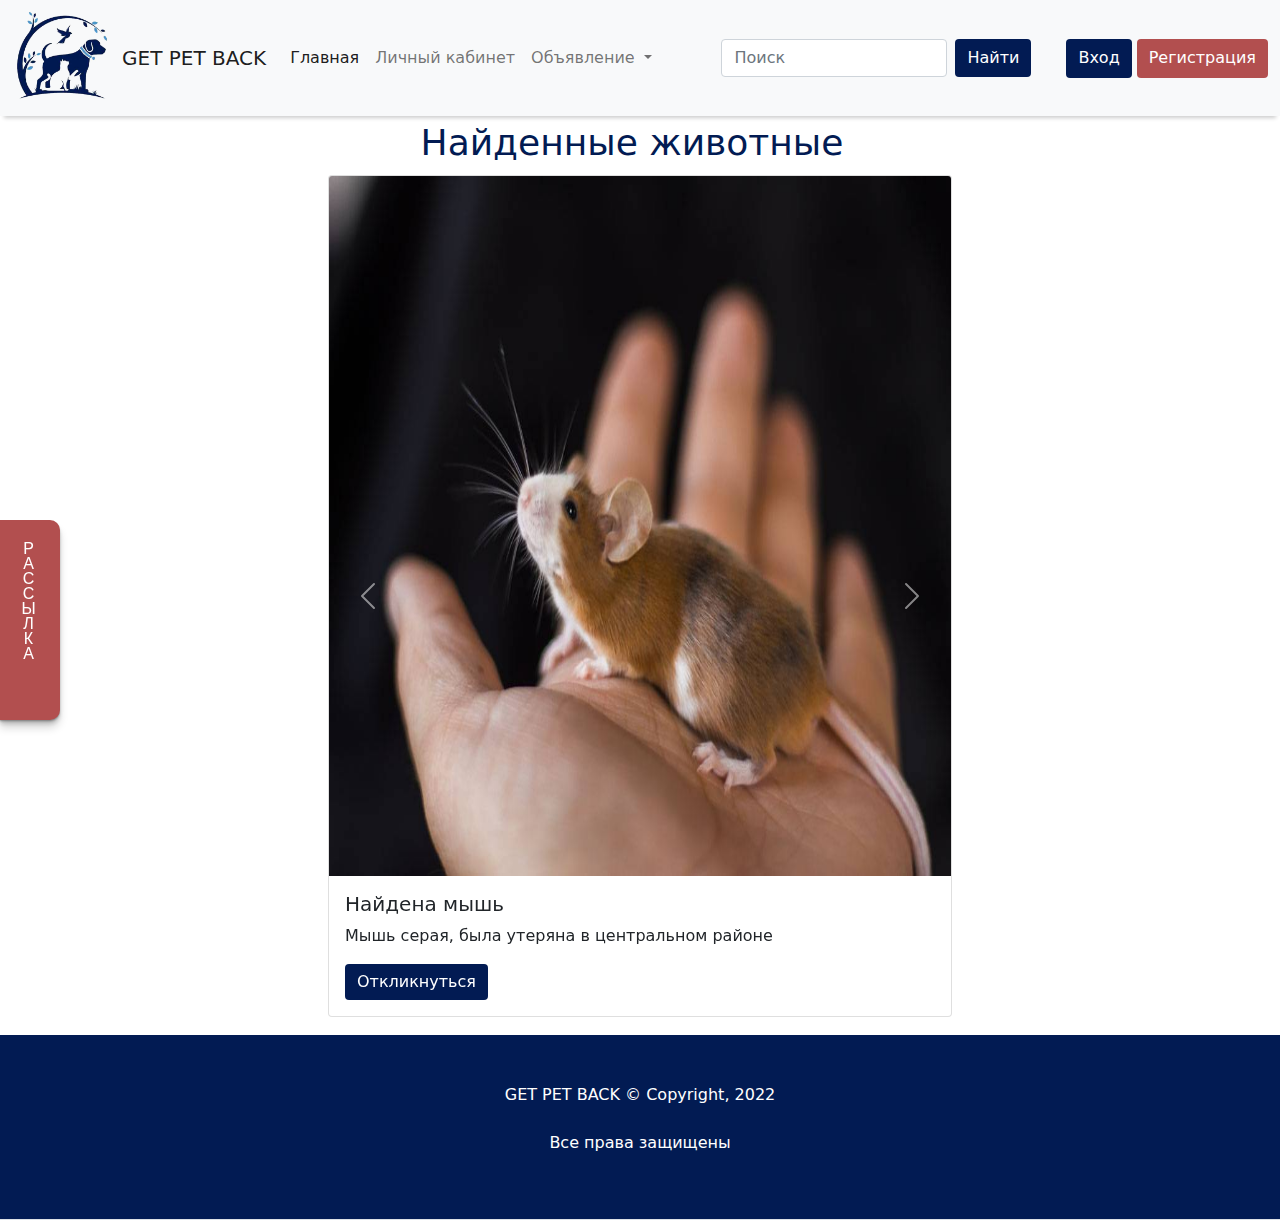
<file: index.html>
<!DOCTYPE html>
<html lang="en">

<head>
    <meta charset="UTF-8">
    <meta name="viewport" content="width=device-width, initial-scale=1.0">
    <link rel="stylesheet" href="style.css">
    <link href="css/bootstrap.min.css" rel="stylesheet">
    <script type="text/javascript" src="http://ajax.googleapis.com/ajax/libs/jquery/1.7.0/jquery.min.js"></script>
    <title>MyCity</title>


    <script type='text/javascript'>
        $(document).ready(function() {
            $("A#trigger").toggle(function() {
                    // Отображаем скрытый блок
                    $("DIV#box").fadeIn(); // fadeIn - плавное появление
                    return false; // не производить переход по ссылке
                },
                function() {
                    // Скрываем блок
                    $("DIV#box").fadeOut(); // fadeOut - плавное исчезновение
                    return false; // не производить переход по ссылке
                }); // end of toggle()
        }); // end of ready()
    </script>

</head>

<body>

<!-- навигация -->
<nav class="navbar navbar-expand-lg navbar-light bg-light boxShadow">
    <div class="container-fluid">
        <img class="img" src="logo.png"/>
        <a class="navbar-brand" href="#">GET PET BACK</a>
        <button class="navbar-toggler" type="button" data-bs-toggle="collapse" data-bs-target="#navbarSupportedContent" aria-controls="navbarSupportedContent" aria-expanded="false" aria-label="Toggle navigation">
            <span class="navbar-toggler-icon"></span>
        </button>
        <div class="collapse navbar-collapse" id="navbarSupportedContent">
            <ul class="navbar-nav me-auto mb-2 mb-lg-0">
                <li class="nav-item">
                    <a class="nav-link active" aria-current="page" href="index.html">Главная</a>
                </li>
                <li class="nav-item">
                    <a class="nav-link" href="profile.html">Личный кабинет</a>
                </li>
                <li class="nav-item dropdown">
                    <a class="nav-link dropdown-toggle" href="#" id="navbarDropdown" role="button" data-bs-toggle="dropdown" aria-expanded="false">
                        Объявление
                    </a>
                    <ul class="dropdown-menu" aria-labelledby="navbarDropdown">
                        <li><a class="dropdown-item" href="#">Добавить объявление</a></li>
                        <li><a class="dropdown-item" href="#">Поиск по объявлениям</a></li>
                    </ul>
                </li>

            </ul>
            <form class="d-flex pos">
                <input class="form-control me-2" type="search" placeholder="Поиск" aria-label="Search">
                <button class="butt btn btn-primary" type="submit" style=" color: white; background:#021b53; border:none;">Найти</button>
            </form>

            <!-- авторизация -->

            <!-- Button trigger modal -->
            <button type="button" style="background:#021b53; border: none; height: 39px" class="butt btn btn-primary" data-bs-toggle="modal" data-bs-target="#exampleModal">
                Вход
            </button>


            <!-- Modal -->
            <div class="modal fade" id="exampleModal" tabindex="-1" aria-labelledby="exampleModalLabel" aria-hidden="true">
                <div class="modal-dialog">
                    <div class="modal-content">
                        <div class="modal-header">
                            <h5 class="modal-title" id="exampleModalLabel">Вход</h5>
                            <button type="button" class="btn-close" data-bs-dismiss="modal" aria-label="Close"></button>
                        </div>
                        <div class="modal-body">
                            <form>
                                <div class="mb-3">
                                    <label for="exampleInputEmail1" class="form-label">Email</label>
                                    <input type="email" class="form-control" id="exampleInputEmail1" aria-describedby="emailHelp">
                                    <div id="emailHelp" class="form-text"></div>
                                </div>
                                <div class="mb-3">
                                    <label for="exampleInputPassword1" class="form-label">Пароль</label>
                                    <input type="password" class="form-control" id="exampleInputPassword1">
                                </div>
                                <div class="mb-3 form-check">
                                    <input type="checkbox" class="form-check-input" id="exampleCheck1">
                                    <label class="form-check-label" for="exampleCheck1"/>Запомнить меня</label>
                                </div>
                            </form>

                        </div>
                        <div class="modal-footer">
                            <button type="button" style="border: none" class="btn btn-secondary" data-bs-dismiss="modal">Назад</button>
                            <button type="submit" style="background:#021b53; border: none" class="btn btn-primary">Войти</button>
                        </div>


                            <div class="modal fade" id="exampleModal" tabindex="-1" aria-labelledby="exampleModalLabel" aria-hidden="true">
                                <div class="modal-dialog">
                                    <div class="modal-content">
                                        <div class="modal-header">
                                            <h5 class="modal-title" id="exampleModalLabel">Вход</h5>
                                            <button type="button" class="btn-close" data-bs-dismiss="modal" aria-label="Close"></button>
                                        </div>
                                        <div class="modal-body">
                                            <form>
                                                <div class="mb-3">
                                                    <label for="exampleInputEmail1" class="form-label">Email</label>
                                                    <input type="email" class="form-control" id="exampleInputEmail1" aria-describedby="emailHelp">
                                                    <div id="emailHelp" class="form-text"></div>
                                                </div>
                                                <div class="mb-3">
                                                    <label for="exampleInputPassword1" class="form-label">Пароль</label>
                                                    <input type="password" class="form-control" id="exampleInputPassword1">
                                                </div>
                                                <div class="mb-3 form-check">
                                                    <input type="checkbox" class="form-check-input" id="exampleCheck1">
                                                    <label class="form-check-label" for="exampleCheck1"/>Запомнить меня</label>
                                                </div>

                                            </form>
                                        </div>
                                     </div>
                               </div>
                            </div>
            </div>
        </div>
    </div>

            <!-- Регистрация -->
            <button type="button " style="background:#b24f4f; border: none; height: 39px" class="btn btn-primary pos1" data-bs-toggle="modal" data-bs-target="#staticBackdrop">
                Регистрация
            </button>

            <!-- Modal -->
            <div class="modal fade" id="staticBackdrop" data-bs-backdrop="static" data-bs-keyboard="false" tabindex="-1" aria-labelledby="staticBackdropLabel" aria-hidden="true">
                <div class="modal-dialog">
                    <div class="modal-content">
                        <div class="modal-header">
                            <h5 class="modal-title" id="staticBackdropLabel">Регистрация</h5>
                            <button type="button" class="btn-close" data-bs-dismiss="modal" aria-label="Close"></button>
                        </div>
                        <div class="modal-body">

                            <form class="row g-3">
                                <div class="col-md-6">
                                    <label for="inputEmail4" class="form-label">Имя</label>
                                    <input type="email" class="form-control" id="inputEmail4">
                                </div>
                                <div class="col-md-6">
                                    <label for="inputPassword4" class="form-label">Фамилия</label>
                                    <input type="password" class="form-control" id="inputPassword4">
                                </div>
                                <div class="col-12">
                                    <label for="inputAddress" class="form-label">Email</label>
                                    <input type="text" class="form-control" id="inputAddress">
                                </div>
                                <div class="col-12">
                                    <label for="inputAddress2" class="form-label">Пароль</label>
                                    <input type="text" class="form-control" id="inputAddress2">
                                </div>
                                <div class="col-md-6">
                                    <label for="inputCity" class="form-label">Страна</label>
                                    <input type="text" class="form-control" id="inputCity" placeholder="Россия">
                                </div>

                                    <div class="form-check">
                                        <input class="form-check-input" type="checkbox" id="gridCheck">
                                        <label class="form-check-label" for="gridCheck">
                                            Проверить меня
                                        </label>
                                    </div>

                            </form>

                        </div>
                        <div class="modal-footer">
                            <button type="button" style="border: none" class="btn btn-secondary" data-bs-dismiss="modal">Назад</button>
                            <button type="button" style="background:#021b53; border: none" class="btn btn-primary">Зарегестрироваться</button>
                        </div>
                    </div>
                </div>
            </div>
            <!-- Регистрация -->
 </nav>
<!--Конец навигации-->


<main>

    <div>
        <a data-bs-toggle="modal" data-bs-target="#Modal" class="podpiska add_palitra" ><p class="text">РАССЫЛКА</p>
        </a>
    </div>

    <!-- Модальное окно -->
    <div class="modal fade" id="Modal" tabindex="-1" aria-labelledby="exampleModalLabel" aria-hidden="true">
        <div class="modal-dialog">
            <div class="modal-content">
                <div class="modal-header">
                    <h5 class="modal-title" id="exampleModalLabel">Подписка на новости</h5>
                    <button type="button" class="btn-close" data-bs-dismiss="modal" aria-label="Закрыть"></button>
                </div>
                <div class="modal-body">
                    <h2 class="text-center color m-2">Подписка на новости</h2>
                    <form class="w-50 m-auto p-3" style="min-width: 300px;">
                        <div class="mb-3">
                            <label for="exampleInputEmail1" class="form-label">Введите адрес электронной почты</label>
                            <input type="email" class="form-control" id="exampleInputEmail1" aria-describedby="emailHelp">
                            <div id="emailHelp" class="form-text">Мы никогда не делимся Вашими e-mail ни с кем.</div>
                        </div>

                        <button type="submit" class="btn btn-primary" style="background: #b24f4f; border: none">Подписаться</button>
                    </form>
                </div>
                <div class="modal-footer">
                    <button type="button" class="btn btn-secondary" data-bs-dismiss="modal" style="background: #8b8c8f; border: none">Закрыть</button>
                    <button type="button" class="btn btn-primary" style="background: #021b53; border: none" >Сохранить изменения</button>
                </div>
            </div>
        </div>
    </div>

    <div class="">


    <h2 class="navbar-brand text-center color " style="color: #021b53; font-size: 36px; margin-bottom: -2px">Найденные животные</h2>
    <div id="carouselExampleIndicators" class="carousel slide m-auto p-2" style="width: 50%" data-bs-ride="carousel" style="min-height: 400px;">
        <div class="carousel-indicators">
            <button type="button" data-bs-target="#carouselExampleIndicators" data-bs-slide-to="0" class="active" aria-current="true" aria-label="Slide 1"></button>
            <button type="button" data-bs-target="#carouselExampleIndicators" data-bs-slide-to="1" aria-label="Slide 2"></button>
            <button type="button" data-bs-target="#carouselExampleIndicators" data-bs-slide-to="2" aria-label="Slide 3"></button>
        </div>
        <div class="carousel-inner">
            <div class="carousel-item active">
                <div class="card" style="width: 100%;">
                    <img src="image/pets/мышь.jpg" class="card-img-top" style="height: 700px; text-align: center;" alt="...">
                    <div class="card-body">
                        <h5 class="card-title">Найдена мышь</h5>
                        <p class="card-text">Мышь серая, была утеряна в центральном районе</p>
                        <a href="#" style="background:#021b53; border: none" class="btn btn-primary">Откликнуться</a>

                    </div>
                </div>
            </div>
            <div class="carousel-item">
                    <div class="card" style="width: 100%;">
                        <img src="image/pets/собака.jpg" class="card-img-top" style="height:700px; text-align: center;" alt="...">
                        <div class="card-body">
                            <h5 class="card-title">Найдена собака</h5>
                            <p class="card-text">Собака рыжая, была утеряна в красногвардейчком райне районе</p>
                            <a href="#" style="background:#021b53; border: none" class="btn btn-primary">Откликнуться</a>




                        </div>

                </div>
            </div>

            <div class="carousel-item">
                <div class="card" style="width: 100%;">
                    <img src="image/pets/горилла.jpg" class="card-img-top" style="height: 700px; text-align: center;" alt="...">
                    <div class="card-body">
                        <h5 class="card-title">Найдена горила</h5>
                        <p class="card-text">Горилла, была утеряна в красногвардейcком районе</p>
                        <a href="#" style="background:#021b53; border: none" class="btn btn-primary">Откликнуться</a>

                    </div>

                </div>

            </div>
        </div>
        <button class="carousel-control-prev" type="button" data-bs-target="#carouselExampleIndicators"  data-bs-slide="prev">
            <span class="carousel-control-prev-icon" aria-hidden="true"></span>
            <span class="visually-hidden">Предыдущий</span>
        </button>
        <button class="carousel-control-next" type="button" data-bs-target="#carouselExampleIndicators"  data-bs-slide="next">
            <span class="carousel-control-next-icon" aria-hidden="true"></span>
            <span class="visually-hidden">Следующий</span>
        </button>
    </div>

    </div>

    <a id='trigger' style="background: #b24f4f; border: none; height: 10% ;width: 100%;margin-top: 10px; padding-top: 10px" class="btn btn-primary"><p style="font-size: 26px;">Объявления о пропавших животных</p></a>
    <div id='box' style='display: none;padding:10px;background-color:#f1f1f1;'>

        <div class="d-flex justify-content-center flex-wrap flex-row">
            <div class="d-flex justify-content-center m-3 p-3" style="min-width: 300px; width: 45%;">


                <div class="card" style="width: 70rem;">
                    <img src="image/pets/кошка.jpg" class="card-img-top" alt="...">
                    <div class="card-body">
                        <h5 class="card-title">Кошка</h5>
                        <div class="card-text">

                            <p class="w-50 text-primary" style="min-width: 250px;">Вид животного:</p>
                            <p class="w-50" style="min-width: 250px;"> Кошак</p>

                            <p class="w-50 text-primary" style="min-width: 300px;">Описание:</p>
                            <p class="w-50" style="min-width: 300px;">Потерялась кошка, пушистая, серая. Любит играть, ласковая.</p>

                            <p class="w-50 text-primary" style="min-width: 300px;">Номер чипа:</p>
                            <p class="w-50" style="min-width: 300px;">ca-001-spb</p>

                            <p class="w-50 text-primary" style="min-width: 300px;">Район:</p>
                            <p class="w-50" style="min-width: 300px;">Василиостровский</p>

                            <p class="w-50 text-primary" style="min-width: 300px;">Дата:</p>
                            <p class="w-50" style="min-width: 300px;">24-03-2020</p>


                        </div>
                        <a href="#" style="background:#021b53; border: none" class="btn btn-primary">Откликнуться</a>
                    </div>
                </div>
            </div>



            <div class="d-flex justify-content-center m-3 p-3" style="min-width: 300px; width: 45%;">

                <div class="card" style="width: 70rem;">
                    <img src="image/pets/коза.jpeg" class="card-img-top" alt="...">
                    <div class="card-body">
                        <h5 class="card-title">Коза</h5>
                        <div class="card-text">

                            <p class="w-50 text-primary " style="min-width: 250px;">Вид животного:</p>
                            <p class="w-50" style="min-width: 250px;"> Коза</p>

                            <p class="w-50 text-primary" style="min-width: 300px;">Описание:</p>
                            <p class="w-50" style="min-width: 300px;">Потерялась коза, последний раз видели в здании Московского вокзала
                                г. Санкт-Петербург. Коза белая, пуховая.</p>

                            <p class="w-50 text-primary" style="min-width: 300px;">Номер чипа:</p>
                            <p class="w-50" style="min-width: 300px;">go-011-spb</p>

                            <p class="w-50 text-primary" style="min-width: 300px;">Район:</p>
                            <p class="w-50" style="min-width: 300px;">Центральный</p>

                            <p class="w-50 text-primary" style="min-width: 300px;">Дата:</p>
                            <p class="w-50" style="min-width: 300px;">14-03-2022</p>


                        </div>
                        <a href="#" style="background:#021b53; border: none" class="btn btn-primary">Откликнуться</a>
                    </div>
                </div>
            </div>

        </div>
    </div> </div>




</main>

<footer class="border-bottom" style="margin-top:10px;  background: #021b53">
    <p class="text-white p-5" style="text-align: center;">GET PET BACK © Copyright, 2022<br><br>Все права защищены</p>
</footer>



<script src="js/bootstrap.bundle.min.js"></script>
</body>

</html>
</file>
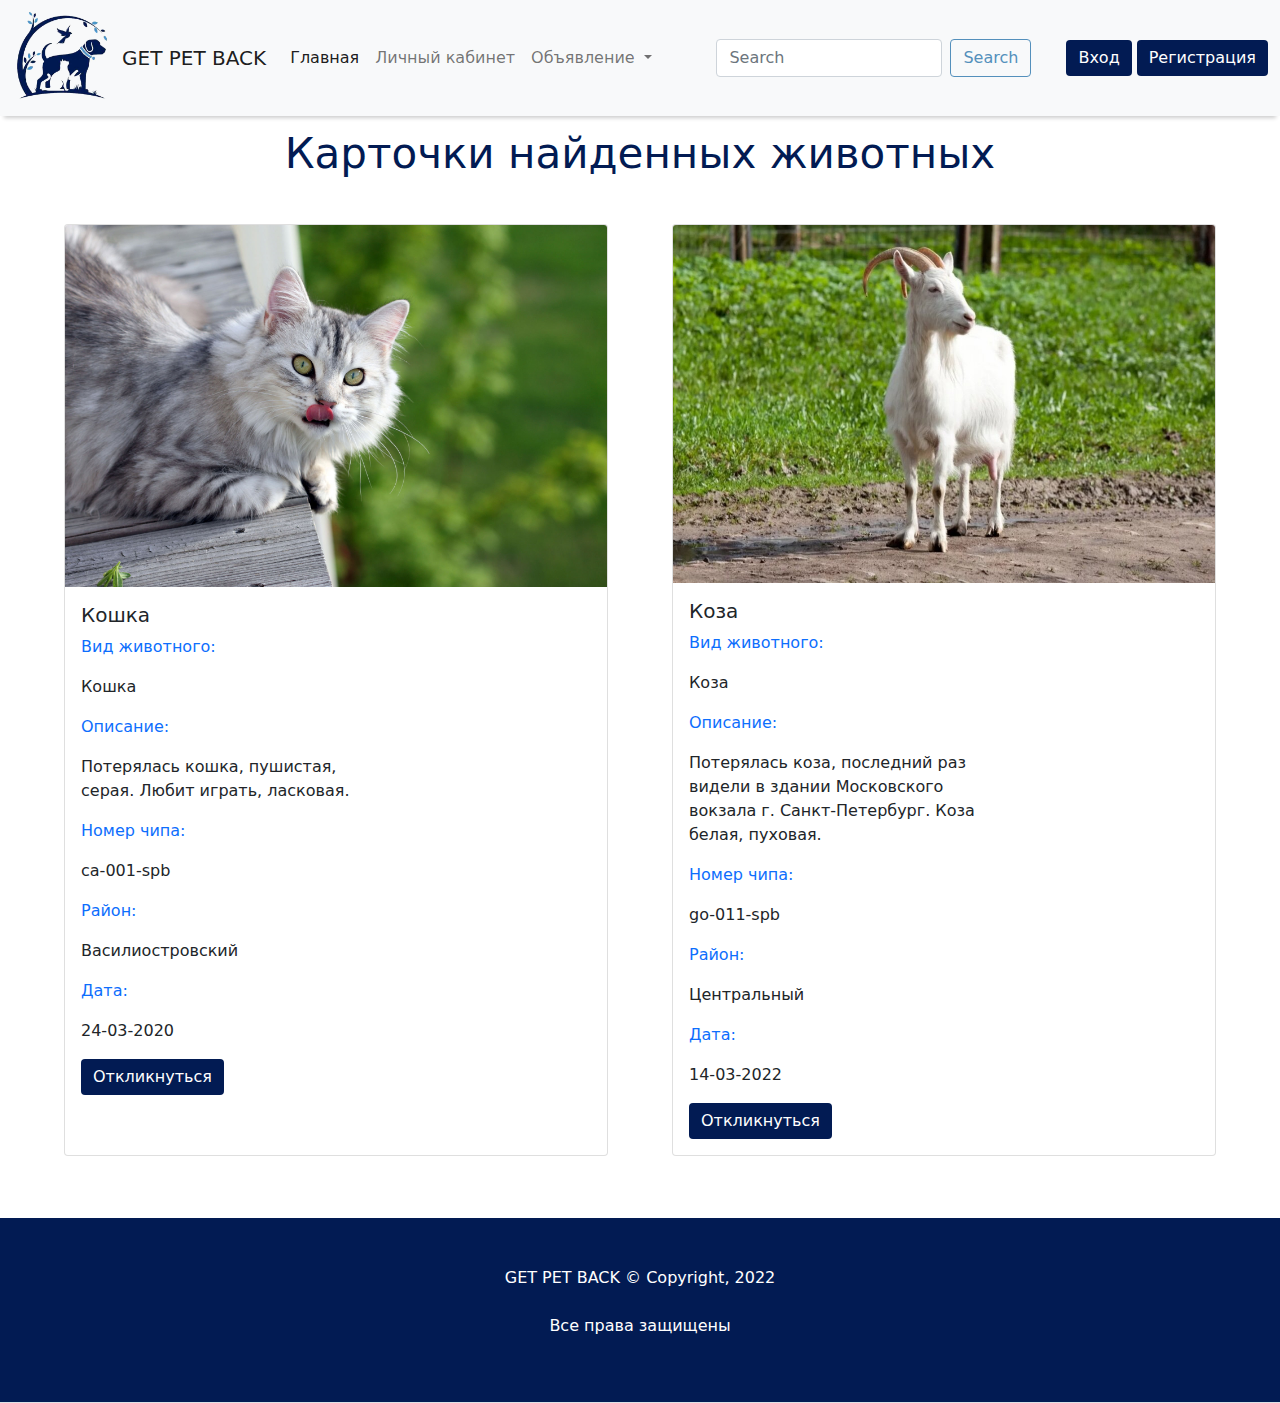
<file: cart.html>
<!DOCTYPE html>
<html lang="en">

<head>
    <meta charset="UTF-8">
    <meta name="viewport" content="width=device-width, initial-scale=1.0">
    <link rel="stylesheet" href="style.css">
    <link href="css/bootstrap.min.css" rel="stylesheet">
    <title>MyCity</title>
</head>

<body>


<!-- навигация -->
<nav class="navbar navbar-expand-lg navbar-light bg-light boxShadow">
    <div class="container-fluid">
        <img class="img" src="logo.png"/>
        <a class="navbar-brand" href="#">GET PET BACK</a>
        <button class="navbar-toggler" type="button" data-bs-toggle="collapse" data-bs-target="#navbarSupportedContent" aria-controls="navbarSupportedContent" aria-expanded="false" aria-label="Toggle navigation">
            <span class="navbar-toggler-icon"></span>
        </button>
        <div class="collapse navbar-collapse" id="navbarSupportedContent">
            <ul class="navbar-nav me-auto mb-2 mb-lg-0">
                <li class="nav-item">
                    <a class="nav-link active" aria-current="page" href="index.html">Главная</a>
                </li>
                <li class="nav-item">
                    <a class="nav-link" href="#">Личный кабинет</a>
                </li>
                <li class="nav-item dropdown">
                    <a class="nav-link dropdown-toggle" href="#" id="navbarDropdown" role="button" data-bs-toggle="dropdown" aria-expanded="false">
                        Объявление
                    </a>
                    <ul class="dropdown-menu" aria-labelledby="navbarDropdown">
                        <li><a class="dropdown-item" href="#">Добавить объявление</a></li>
                        <li><a class="dropdown-item" href="#">Поиск по объявлениям</a></li>
                    </ul>
                </li>

            </ul>
            <form class="d-flex pos">
                <input class="form-control me-2" type="search" placeholder="Search" aria-label="Search">
                <button class="btn btn-outline-success" type="submit" style="border-color:#5490bc; color:#5490bc ">Search</button>
            </form>

            <!-- авторизация -->

            <!-- Button trigger modal -->
            <button type="button" style="background:#021b53; border: none" class="butt btn btn-primary" data-bs-toggle="modal" data-bs-target="#exampleModal">
                Вход
            </button>


            <!-- Modal -->
            <div class="modal fade" id="exampleModal" tabindex="-1" aria-labelledby="exampleModalLabel" aria-hidden="true">
                <div class="modal-dialog">
                    <div class="modal-content">
                        <div class="modal-header">
                            <h5 class="modal-title" id="exampleModalLabel">Вход</h5>
                            <button type="button" class="btn-close" data-bs-dismiss="modal" aria-label="Close"></button>
                        </div>
                        <div class="modal-body">
                            <form>
                                <div class="mb-3">
                                    <label for="exampleInputEmail1" class="form-label">Email</label>
                                    <input type="email" class="form-control" id="exampleInputEmail1" aria-describedby="emailHelp">
                                    <div id="emailHelp" class="form-text"></div>
                                </div>
                                <div class="mb-3">
                                    <label for="exampleInputPassword1" class="form-label">Пароль</label>
                                    <input type="password" class="form-control" id="exampleInputPassword1">
                                </div>
                                <div class="mb-3 form-check">
                                    <input type="checkbox" class="form-check-input" id="exampleCheck1">
                                    <label class="form-check-label" for="exampleCheck1"/>Запомнить меня</label>
                                </div>
                            </form>

                        </div>
                        <div class="modal-footer">
                            <button type="button" style="border: none" class="btn btn-secondary" data-bs-dismiss="modal">Назад</button>
                            <button type="submit" style="background:#021b53; border: none" class="btn btn-primary">Войти</button>
                        </div>


                        <div class="modal fade" id="exampleModal" tabindex="-1" aria-labelledby="exampleModalLabel" aria-hidden="true">
                            <div class="modal-dialog">
                                <div class="modal-content">
                                    <div class="modal-header">
                                        <h5 class="modal-title" id="exampleModalLabel">Вход</h5>
                                        <button type="button" class="btn-close" data-bs-dismiss="modal" aria-label="Close"></button>
                                    </div>
                                    <div class="modal-body">
                                        <form>
                                            <div class="mb-3">
                                                <label for="exampleInputEmail1" class="form-label">Email</label>
                                                <input type="email" class="form-control" id="exampleInputEmail1" aria-describedby="emailHelp">
                                                <div id="emailHelp" class="form-text"></div>
                                            </div>
                                            <div class="mb-3">
                                                <label for="exampleInputPassword1" class="form-label">Пароль</label>
                                                <input type="password" class="form-control" id="exampleInputPassword1">
                                            </div>
                                            <div class="mb-3 form-check">
                                                <input type="checkbox" class="form-check-input" id="exampleCheck1">
                                                <label class="form-check-label" for="exampleCheck1"/>Запомнить меня</label>
                                            </div>

                                        </form>
                                    </div>
                                </div>
                            </div>
                        </div>
                    </div>
                </div>
            </div>

            <!-- Регистрация -->
            <button type="button " style="background:#021b53; border: none" class="btn btn-primary pos1" data-bs-toggle="modal" data-bs-target="#staticBackdrop">
                Регистрация
            </button>

            <!-- Modal -->
            <div class="modal fade" id="staticBackdrop" data-bs-backdrop="static" data-bs-keyboard="false" tabindex="-1" aria-labelledby="staticBackdropLabel" aria-hidden="true">
                <div class="modal-dialog">
                    <div class="modal-content">
                        <div class="modal-header">
                            <h5 class="modal-title" id="staticBackdropLabel">Modal title</h5>
                            <button type="button" class="btn-close" data-bs-dismiss="modal" aria-label="Close"></button>
                        </div>
                        <div class="modal-body">

                            <form class="row g-3">
                                <div class="col-md-6">
                                    <label for="inputEmail4" class="form-label">Имя</label>
                                    <input type="email" class="form-control" id="inputEmail4">
                                </div>
                                <div class="col-md-6">
                                    <label for="inputPassword4" class="form-label">Фамилия</label>
                                    <input type="password" class="form-control" id="inputPassword4">
                                </div>
                                <div class="col-12">
                                    <label for="inputAddress" class="form-label">Email</label>
                                    <input type="text" class="form-control" id="inputAddress">
                                </div>
                                <div class="col-12">
                                    <label for="inputAddress2" class="form-label">Пароль</label>
                                    <input type="text" class="form-control" id="inputAddress2">
                                </div>
                                <div class="col-md-6">
                                    <label for="inputCity" class="form-label">Страна</label>
                                    <input type="text" class="form-control" id="inputCity" placeholder="Россия">
                                </div>

                                <div class="form-check">
                                    <input class="form-check-input" type="checkbox" id="gridCheck">
                                    <label class="form-check-label" for="gridCheck">
                                        Проверить меня
                                    </label>
                                </div>

                            </form>

                        </div>
                        <div class="modal-footer">
                            <button type="button" style="border: none" class="btn btn-secondary" data-bs-dismiss="modal">Назад</button>
                            <button type="button" style="background:#021b53; border: none" class="btn btn-primary">Зарегестрироваться</button>
                        </div>
                    </div>
                </div>
            </div>
            <!-- Регистрация -->
</nav>
<!--Конец навигации-->

<div class="hover-image-3">
    <a data-bs-toggle="modal" data-bs-target="#Modal" class="add_palitra" >
        <span></span>
        <div class="hover-image-circle"></div>
    </a>
</div>

<!-- Модальное окно -->
<div class="modal fade" id="Modal" tabindex="-1" aria-labelledby="exampleModalLabel" aria-hidden="true">
    <div class="modal-dialog">
        <div class="modal-content">
            <div class="modal-header">
                <h5 class="modal-title" id="exampleModalLabel">Заголовок модального окна</h5>
                <button type="button" class="btn-close" data-bs-dismiss="modal" aria-label="Закрыть"></button>
            </div>
            <div class="modal-body">
                <h2 class="text-center color m-2">Подписка на новости</h2>
                <form class="w-50 m-auto p-3" style="min-width: 300px;">
                    <div class="mb-3">
                        <label for="exampleInputEmail1" class="form-label">Введите адрес электронной почты</label>
                        <input type="email" class="form-control" id="exampleInputEmail1" aria-describedby="emailHelp">
                        <div id="emailHelp" class="form-text">Мы никогда не делимся Вашими e-mail ни с кем.</div>
                    </div>

                    <button type="submit" class="btn btn-primary">Подписаться</button>
                </form>
            </div>
            <div class="modal-footer">
                <button type="button" class="btn btn-secondary" data-bs-dismiss="modal">Закрыть</button>
                <button type="button" class="btn btn-primary">Сохранить изменения</button>
            </div>
        </div>
    </div>
</div>
    <h2 class="navbar-brand text-center color m-2" style="color: #021b53; font-size: 42px">Карточки найденных животных</h2>
    <div class="d-flex justify-content-center flex-wrap flex-row">
        <div class="d-flex justify-content-center m-3 p-3" style="min-width: 300px; width: 45%;">


            <div class="card" style="width: 70rem;">
                <img src="image/pets/кошка.jpg" class="card-img-top" alt="...">
                <div class="card-body">
                    <h5 class="card-title">Кошка</h5>
                    <div class="card-text">

                        <p class="w-50 text-primary" style="min-width: 250px;">Вид животного:</p>
                        <p class="w-50" style="min-width: 250px;"> Кошка</p>

                        <p class="w-50 text-primary" style="min-width: 300px;">Описание:</p>
                        <p class="w-50" style="min-width: 300px;">Потерялась кошка, пушистая, серая. Любит играть, ласковая.</p>

                        <p class="w-50 text-primary" style="min-width: 300px;">Номер чипа:</p>
                        <p class="w-50" style="min-width: 300px;">ca-001-spb</p>

                        <p class="w-50 text-primary" style="min-width: 300px;">Район:</p>
                        <p class="w-50" style="min-width: 300px;">Василиостровский</p>

                        <p class="w-50 text-primary" style="min-width: 300px;">Дата:</p>
                        <p class="w-50" style="min-width: 300px;">24-03-2020</p>


                    </div>
                    <a href="#" style="background:#021b53; border: none" class="btn btn-primary">Откликнуться</a>
                </div>
            </div>
        </div>



        <div class="d-flex justify-content-center m-3 p-3" style="min-width: 300px; width: 45%;">

            <div class="card" style="width: 70rem;">
                <img src="image/pets/коза.jpeg" class="card-img-top" alt="...">
                <div class="card-body">
                    <h5 class="card-title">Коза</h5>
                    <div class="card-text">

                        <p class="w-50 text-primary " style="min-width: 250px;">Вид животного:</p>
                        <p class="w-50" style="min-width: 250px;"> Коза</p>

                        <p class="w-50 text-primary" style="min-width: 300px;">Описание:</p>
                        <p class="w-50" style="min-width: 300px;">Потерялась коза, последний раз видели в здании Московского вокзала
                            г. Санкт-Петербург. Коза белая, пуховая.</p>

                        <p class="w-50 text-primary" style="min-width: 300px;">Номер чипа:</p>
                        <p class="w-50" style="min-width: 300px;">go-011-spb</p>

                        <p class="w-50 text-primary" style="min-width: 300px;">Район:</p>
                        <p class="w-50" style="min-width: 300px;">Центральный</p>

                        <p class="w-50 text-primary" style="min-width: 300px;">Дата:</p>
                        <p class="w-50" style="min-width: 300px;">14-03-2022</p>


                    </div>
                    <a href="#" style="background:#021b53; border: none" class="btn btn-primary">Откликнуться</a>
                </div>
            </div>
        </div>

    </div>

</main>

<footer class="border-bottom" style="margin-top: 30px;  background: #021b53">
    <p class="text-white p-5" style="text-align: center;">GET PET BACK © Copyright, 2022<br><br>Все права защищены</p>
</footer>




<script src="js/bootstrap.bundle.min.js"></script>
</body>

</html>
</file>
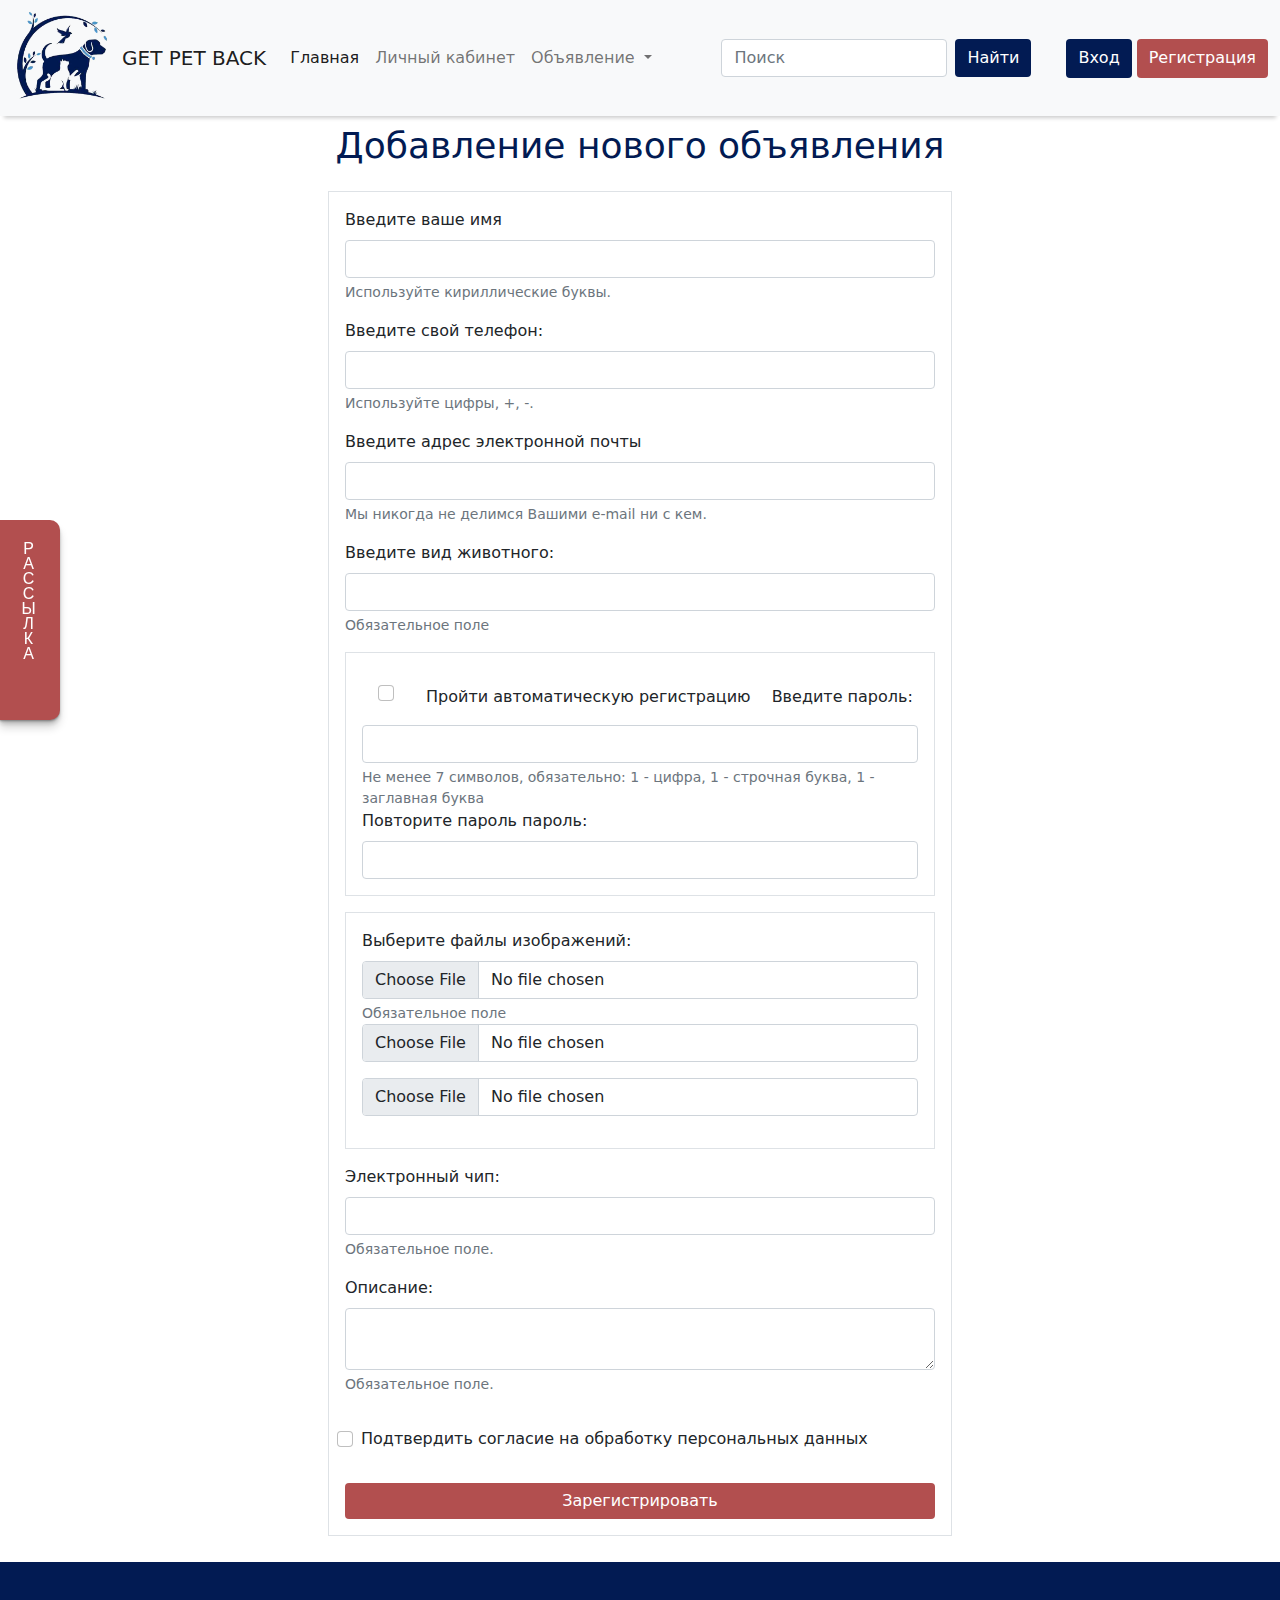
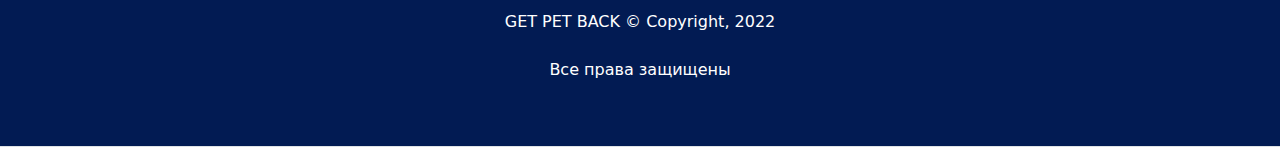
<file: new.html>
<!DOCTYPE html>
<html lang="en">

<head>
    <meta charset="UTF-8">
    <meta name="viewport" content="width=device-width, initial-scale=1.0">
    <link rel="stylesheet" href="style.css">
    <link href="css/bootstrap.min.css" rel="stylesheet">
    <script type="text/javascript" src="http://ajax.googleapis.com/ajax/libs/jquery/1.7.0/jquery.min.js"></script>
    <title>MyCity</title>


    <script type='text/javascript'>
        $(document).ready(function() {
            $("A#trigger").toggle(function() {
                    // Отображаем скрытый блок
                    $("DIV#box").fadeIn(); // fadeIn - плавное появление
                    return false; // не производить переход по ссылке
                },
                function() {
                    // Скрываем блок
                    $("DIV#box").fadeOut(); // fadeOut - плавное исчезновение
                    return false; // не производить переход по ссылке
                }); // end of toggle()
        }); // end of ready()
    </script>

</head>

<body>

<!-- навигация -->
<nav class="navbar navbar-expand-lg navbar-light bg-light boxShadow">
    <div class="container-fluid">
        <img class="img" src="logo.png"/>
        <a class="navbar-brand" href="#">GET PET BACK</a>
        <button class="navbar-toggler" type="button" data-bs-toggle="collapse" data-bs-target="#navbarSupportedContent" aria-controls="navbarSupportedContent" aria-expanded="false" aria-label="Toggle navigation">
            <span class="navbar-toggler-icon"></span>
        </button>
        <div class="collapse navbar-collapse" id="navbarSupportedContent">
            <ul class="navbar-nav me-auto mb-2 mb-lg-0">
                <li class="nav-item">
                    <a class="nav-link active" aria-current="page" href="index.html">Главная</a>
                </li>
                <li class="nav-item">
                    <a class="nav-link" href="profile.html">Личный кабинет</a>
                </li>
                <li class="nav-item dropdown">
                    <a class="nav-link dropdown-toggle" href="#" id="navbarDropdown" role="button" data-bs-toggle="dropdown" aria-expanded="false">
                        Объявление
                    </a>
                    <ul class="dropdown-menu" aria-labelledby="navbarDropdown">
                        <li><a class="dropdown-item" href="new.html">Добавить объявление</a></li>
                        <li><a class="dropdown-item" href="search.html">Поиск по объявлениям</a></li>
                    </ul>
                </li>

            </ul>
            <form class="d-flex pos">
                <input class="form-control me-2" type="search" placeholder="Поиск" aria-label="Search">
                <button class="butt btn btn-primary" type="submit" style=" color: white; background:#021b53; border:none;">Найти</button>
            </form>

            <!-- авторизация -->

            <!-- Button trigger modal -->
            <button type="button" style="background:#021b53; border: none; height: 39px" class="butt btn btn-primary" data-bs-toggle="modal" data-bs-target="#exampleModal">
                Вход
            </button>


            <!-- Modal -->
            <div class="modal fade" id="exampleModal" tabindex="-1" aria-labelledby="exampleModalLabel" aria-hidden="true">
                <div class="modal-dialog">
                    <div class="modal-content">
                        <div class="modal-header">
                            <h5 class="modal-title" id="exampleModalLabel">Вход</h5>
                            <button type="button" class="btn-close" data-bs-dismiss="modal" aria-label="Close"></button>
                        </div>
                        <div class="modal-body">
                            <form>
                                <div class="mb-3">
                                    <label for="exampleInputEmail1" class="form-label">Email</label>
                                    <input type="email" class="form-control" id="exampleInputEmail1" aria-describedby="emailHelp">
                                    <div id="emailHelp" class="form-text"></div>
                                </div>
                                <div class="mb-3">
                                    <label for="exampleInputPassword1" class="form-label">Пароль</label>
                                    <input type="password" class="form-control" id="exampleInputPassword1">
                                </div>
                                <div class="mb-3 form-check">
                                    <input type="checkbox" class="form-check-input" id="exampleCheck1">
                                    <label class="form-check-label" for="exampleCheck1"/>Запомнить меня</label>
                                </div>
                            </form>

                        </div>
                        <div class="modal-footer">
                            <button type="button" style="border: none" class="btn btn-secondary" data-bs-dismiss="modal">Назад</button>
                            <button type="submit" style="background:#021b53; border: none" class="btn btn-primary">Войти</button>
                        </div>


                        <div class="modal fade" id="exampleModal" tabindex="-1" aria-labelledby="exampleModalLabel" aria-hidden="true">
                            <div class="modal-dialog">
                                <div class="modal-content">
                                    <div class="modal-header">
                                        <h5 class="modal-title" id="exampleModalLabel">Вход</h5>
                                        <button type="button" class="btn-close" data-bs-dismiss="modal" aria-label="Close"></button>
                                    </div>
                                    <div class="modal-body">
                                        <form>
                                            <div class="mb-3">
                                                <label for="exampleInputEmail1" class="form-label">Email</label>
                                                <input type="email" class="form-control" id="exampleInputEmail1" aria-describedby="emailHelp">
                                                <div id="emailHelp" class="form-text"></div>
                                            </div>
                                            <div class="mb-3">
                                                <label for="exampleInputPassword1" class="form-label">Пароль</label>
                                                <input type="password" class="form-control" id="exampleInputPassword1">
                                            </div>
                                            <div class="mb-3 form-check">
                                                <input type="checkbox" class="form-check-input" id="exampleCheck1">
                                                <label class="form-check-label" for="exampleCheck1"/>Запомнить меня</label>
                                            </div>

                                        </form>
                                    </div>
                                </div>
                            </div>
                        </div>
                    </div>
                </div>
            </div>

            <!-- Регистрация -->
            <button type="button " style="background:#b24f4f; border: none; height: 39px" class="btn btn-primary pos1" data-bs-toggle="modal" data-bs-target="#staticBackdrop">
                Регистрация
            </button>

            <!-- Modal -->
            <div class="modal fade" id="staticBackdrop" data-bs-backdrop="static" data-bs-keyboard="false" tabindex="-1" aria-labelledby="staticBackdropLabel" aria-hidden="true">
                <div class="modal-dialog">
                    <div class="modal-content">
                        <div class="modal-header">
                            <h5 class="modal-title" id="staticBackdropLabel">Регистрация</h5>
                            <button type="button" class="btn-close" data-bs-dismiss="modal" aria-label="Close"></button>
                        </div>
                        <div class="modal-body">

                            <form class="row g-3">
                                <div class="col-md-6">
                                    <label for="inputEmail4" class="form-label">Имя</label>
                                    <input type="email" class="form-control" id="inputEmail4">
                                </div>
                                <div class="col-md-6">
                                    <label for="inputPassword4" class="form-label">Фамилия</label>
                                    <input type="password" class="form-control" id="inputPassword4">
                                </div>
                                <div class="col-12">
                                    <label for="inputAddress" class="form-label">Email</label>
                                    <input type="text" class="form-control" id="inputAddress">
                                </div>
                                <div class="col-12">
                                    <label for="inputAddress2" class="form-label">Пароль</label>
                                    <input type="text" class="form-control" id="inputAddress2">
                                </div>
                                <div class="col-md-6">
                                    <label for="inputCity" class="form-label">Страна</label>
                                    <input type="text" class="form-control" id="inputCity" placeholder="Россия">
                                </div>

                                <div class="form-check">
                                    <input class="form-check-input" type="checkbox" id="gridCheck">
                                    <label class="form-check-label" for="gridCheck">
                                        Проверить меня
                                    </label>
                                </div>

                            </form>

                        </div>
                        <div class="modal-footer">
                            <button type="button" style="border: none" class="btn btn-secondary" data-bs-dismiss="modal">Назад</button>
                            <button type="button" style="background:#021b53; border: none" class="btn btn-primary">Зарегестрироваться</button>
                        </div>
                    </div>
                </div>
            </div>
            <!-- Регистрация -->
</nav>
<!--Конец навигации-->


<main>

    <h2 class="text-center  m-2" style="color: #021b53; font-size: 36px">Добавление нового объявления</h2>
    <div class="p-3">
        <form class="w-50 m-auto border p-3" style="min-width: 300px;">

            <div class="mb-3">
                <label for="name" class="form-label">Введите ваше имя</label>
                <input type="text" class="form-control" id="name">
                <div  class="form-text">Используйте кириллические буквы.</div>
            </div>

            <div class="mb-3">
                <label for="phone" class="form-label">Введите свой телефон:</label>
                <input type="email" class="form-control" id="phone">
                <div  class="form-text">Используйте цифры, +, -.</div>
            </div>

            <div class="mb-3">
                <label for="email" class="form-label">Введите адрес электронной почты</label>
                <input type="email" class="form-control" id="email">
                <div  class="form-text">Мы никогда не делимся Вашими e-mail ни с кем.</div>
            </div>

            <div class="mb-3">
                <label for="kind" class="form-label">Введите вид животного:</label>
                <input type="text" class="form-control" id="kind">
                <div  class="form-text">Обязательное поле</div>
            </div>

            <div class="mb-3 form-check border p-3">
                <input type="checkbox" class="form-check-input m-3" id="exampleCheck1">
                <label class="form-check-label m-3" for="exampleCheck1">Пройти автоматическую регистрацию</label>
                <label for="password" class="form-label hidden">Введите пароль:</label>
                <input type="password" class="form-control hidden" id="password">
                <div  class="form-text hidden">Не менее 7 символов, обязательно: 1 - цифра, 1 - строчная буква, 1 - заглавная буква</div>
                <label for="confirm_password" class="form-label hidden">Повторите пароль пароль:</label>
                <input type="password" class="form-control hidden" id="confirm_password">



            </div>

            <div class="mb-3 p-3 border">
                <label for="image1" class="form-label">Выберите файлы изображений:</label>
                <input type="file" class="form-control" id="image1" value="Загрузить изображение">
                <div  class="form-text">Обязательное поле</div>
                <input type="file" class="form-control mb-3" id="image2" value="Загрузить изображение">
                <input type="file" class="form-control mb-3" id="image3" value="Загрузить изображение">
            </div>

            <div class="mb-3">
                <label for="chip" class="form-label">Электронный чип:</label>
                <input type="text" class="form-control" id="chip">
                <div  class="form-text">Обязательное поле.</div>
            </div>

            <div class="mb-3">
                <label for="description" class="form-label">Описание:</label>
                <textarea class="form-control" id="description"></textarea>
                <div  class="form-text">Обязательное поле.</div>
            </div>

            <div class="mb-3 form-check p-3">
                <input type="checkbox" class="form-check-input" id="check1">
                <label class="form-check-label" for="check1">Подтвердить согласие на обработку персональных данных</label>
            </div>

            <input type="submit" class="btn btn-primary form-control" style="background:#b24f4f; border: none" value="Зарегистрировать">
        </form>
    </div>











    <div>
        <a data-bs-toggle="modal" data-bs-target="#Modal" class="podpiska add_palitra" ><p class="text">РАССЫЛКА</p>
        </a>
    </div>

    <!-- Модальное окно -->
    <div class="modal fade" id="Modal" tabindex="-1" aria-labelledby="exampleModalLabel" aria-hidden="true">
        <div class="modal-dialog">
            <div class="modal-content">
                <div class="modal-header">
                    <h5 class="modal-title" id="exampleModalLabel">Подписка на новости</h5>
                    <button type="button" class="btn-close" data-bs-dismiss="modal" aria-label="Закрыть"></button>
                </div>
                <div class="modal-body">
                    <h2 class="text-center color m-2">Подписка на новости</h2>
                    <form class="w-50 m-auto p-3" style="min-width: 300px;">
                        <div class="mb-3">
                            <label for="exampleInputEmail1" class="form-label">Введите адрес электронной почты</label>
                            <input type="email" class="form-control" id="exampleInputEmail1" aria-describedby="emailHelp">
                            <div id="emailHelp" class="form-text">Мы никогда не делимся Вашими e-mail ни с кем.</div>
                        </div>

                        <button type="submit" class="btn btn-primary" style="background: #b24f4f; border: none">Подписаться</button>
                    </form>
                </div>
                <div class="modal-footer">
                    <button type="button" class="btn btn-secondary" data-bs-dismiss="modal" style="background: #8b8c8f; border: none">Закрыть</button>
                    <button type="button" class="btn btn-primary" style="background: #021b53; border: none" >Сохранить изменения</button>
                </div>
            </div>
        </div>
    </div>





</main>

<footer class="border-bottom" style="margin-top:10px;  background: #021b53">
    <p class="text-white p-5" style="text-align: center;">GET PET BACK © Copyright, 2022<br><br>Все права защищены</p>
</footer>



<script src="js/bootstrap.bundle.min.js"></script>
</body>

</html>
</file>
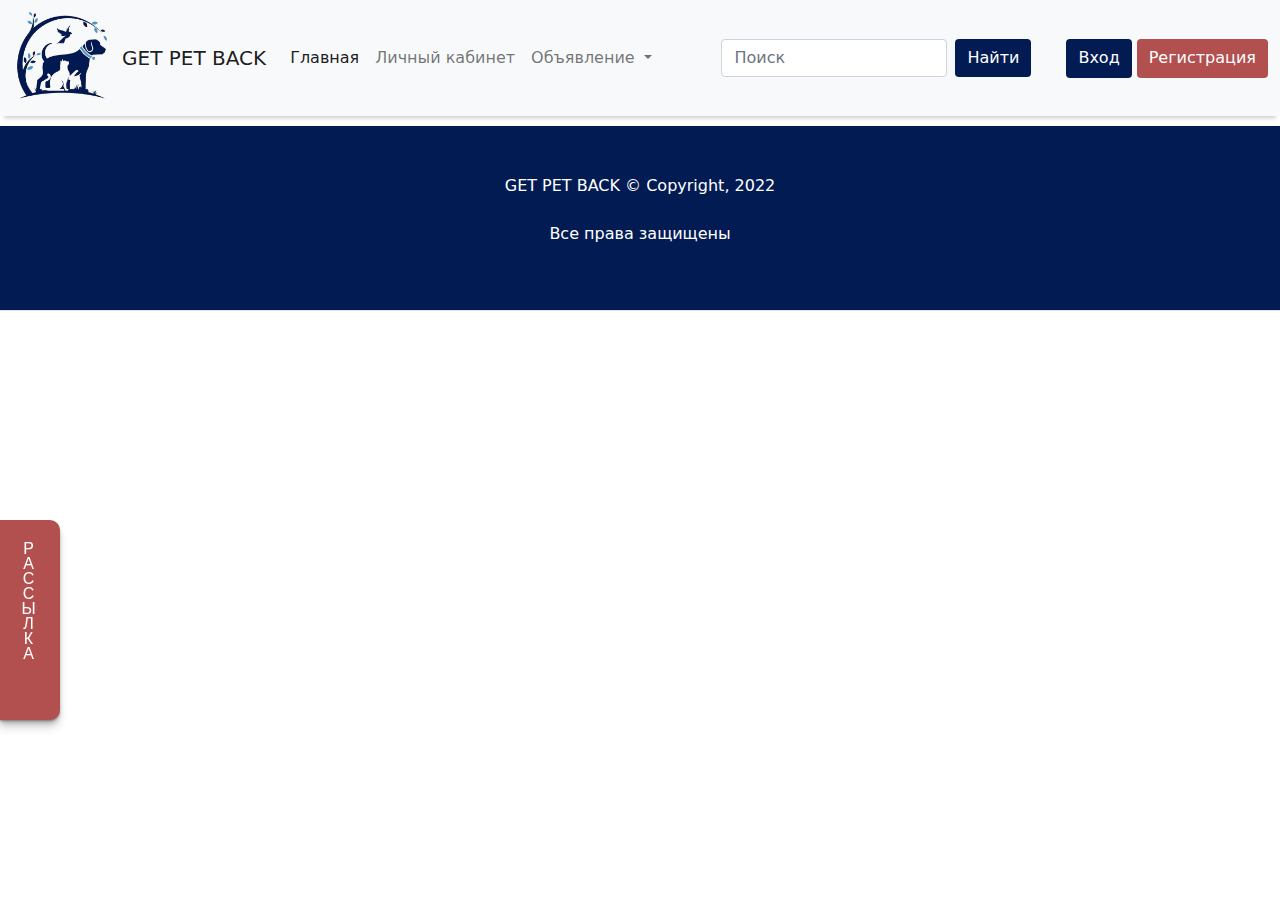
<file: pr.html>
<!DOCTYPE html>
<html lang="en">

<head>
    <meta charset="UTF-8">
    <meta name="viewport" content="width=device-width, initial-scale=1.0">
    <link rel="stylesheet" href="style.css">
    <link href="css/bootstrap.min.css" rel="stylesheet">
    <script type="text/javascript" src="http://ajax.googleapis.com/ajax/libs/jquery/1.7.0/jquery.min.js"></script>
    <title>MyCity</title>


    <script type='text/javascript'>
        $(document).ready(function() {
            $("A#trigger").toggle(function() {
                    // Отображаем скрытый блок
                    $("DIV#box").fadeIn(); // fadeIn - плавное появление
                    return false; // не производить переход по ссылке
                },
                function() {
                    // Скрываем блок
                    $("DIV#box").fadeOut(); // fadeOut - плавное исчезновение
                    return false; // не производить переход по ссылке
                }); // end of toggle()
        }); // end of ready()
    </script>

</head>

<body>

<!-- навигация -->
<nav class="navbar navbar-expand-lg navbar-light bg-light boxShadow">
    <div class="container-fluid">
        <img class="img" src="logo.png"/>
        <a class="navbar-brand" href="#">GET PET BACK</a>
        <button class="navbar-toggler" type="button" data-bs-toggle="collapse" data-bs-target="#navbarSupportedContent" aria-controls="navbarSupportedContent" aria-expanded="false" aria-label="Toggle navigation">
            <span class="navbar-toggler-icon"></span>
        </button>
        <div class="collapse navbar-collapse" id="navbarSupportedContent">
            <ul class="navbar-nav me-auto mb-2 mb-lg-0">
                <li class="nav-item">
                    <a class="nav-link active" aria-current="page" href="index.html">Главная</a>
                </li>
                <li class="nav-item">
                    <a class="nav-link" href="profile.html">Личный кабинет</a>
                </li>
                <li class="nav-item dropdown">
                    <a class="nav-link dropdown-toggle" href="#" id="navbarDropdown" role="button" data-bs-toggle="dropdown" aria-expanded="false">
                        Объявление
                    </a>
                    <ul class="dropdown-menu" aria-labelledby="navbarDropdown">
                        <li><a class="dropdown-item" href="#">Добавить объявление</a></li>
                        <li><a class="dropdown-item" href="#">Поиск по объявлениям</a></li>
                    </ul>
                </li>

            </ul>
            <form class="d-flex pos">
                <input class="form-control me-2" type="search" placeholder="Поиск" aria-label="Search">
                <button class="butt btn btn-primary" type="submit" style=" color: white; background:#021b53; border:none;">Найти</button>
            </form>

            <!-- авторизация -->

            <!-- Button trigger modal -->
            <button type="button" style="background:#021b53; border: none; height: 39px" class="butt btn btn-primary" data-bs-toggle="modal" data-bs-target="#exampleModal">
                Вход
            </button>


            <!-- Modal -->
            <div class="modal fade" id="exampleModal" tabindex="-1" aria-labelledby="exampleModalLabel" aria-hidden="true">
                <div class="modal-dialog">
                    <div class="modal-content">
                        <div class="modal-header">
                            <h5 class="modal-title" id="exampleModalLabel">Вход</h5>
                            <button type="button" class="btn-close" data-bs-dismiss="modal" aria-label="Close"></button>
                        </div>
                        <div class="modal-body">
                            <form>
                                <div class="mb-3">
                                    <label for="exampleInputEmail1" class="form-label">Email</label>
                                    <input type="email" class="form-control" id="exampleInputEmail1" aria-describedby="emailHelp">
                                    <div id="emailHelp" class="form-text"></div>
                                </div>
                                <div class="mb-3">
                                    <label for="exampleInputPassword1" class="form-label">Пароль</label>
                                    <input type="password" class="form-control" id="exampleInputPassword1">
                                </div>
                                <div class="mb-3 form-check">
                                    <input type="checkbox" class="form-check-input" id="exampleCheck1">
                                    <label class="form-check-label" for="exampleCheck1"/>Запомнить меня</label>
                                </div>
                            </form>

                        </div>
                        <div class="modal-footer">
                            <button type="button" style="border: none" class="btn btn-secondary" data-bs-dismiss="modal">Назад</button>
                            <button type="submit" style="background:#021b53; border: none" class="btn btn-primary">Войти</button>
                        </div>


                        <div class="modal fade" id="exampleModal" tabindex="-1" aria-labelledby="exampleModalLabel" aria-hidden="true">
                            <div class="modal-dialog">
                                <div class="modal-content">
                                    <div class="modal-header">
                                        <h5 class="modal-title" id="exampleModalLabel">Вход</h5>
                                        <button type="button" class="btn-close" data-bs-dismiss="modal" aria-label="Close"></button>
                                    </div>
                                    <div class="modal-body">
                                        <form>
                                            <div class="mb-3">
                                                <label for="exampleInputEmail1" class="form-label">Email</label>
                                                <input type="email" class="form-control" id="exampleInputEmail1" aria-describedby="emailHelp">
                                                <div id="emailHelp" class="form-text"></div>
                                            </div>
                                            <div class="mb-3">
                                                <label for="exampleInputPassword1" class="form-label">Пароль</label>
                                                <input type="password" class="form-control" id="exampleInputPassword1">
                                            </div>
                                            <div class="mb-3 form-check">
                                                <input type="checkbox" class="form-check-input" id="exampleCheck1">
                                                <label class="form-check-label" for="exampleCheck1"/>Запомнить меня</label>
                                            </div>

                                        </form>
                                    </div>
                                </div>
                            </div>
                        </div>
                    </div>
                </div>
            </div>

            <!-- Регистрация -->
            <button type="button " style="background:#b24f4f; border: none; height: 39px" class="btn btn-primary pos1" data-bs-toggle="modal" data-bs-target="#staticBackdrop">
                Регистрация
            </button>

            <!-- Modal -->
            <div class="modal fade" id="staticBackdrop" data-bs-backdrop="static" data-bs-keyboard="false" tabindex="-1" aria-labelledby="staticBackdropLabel" aria-hidden="true">
                <div class="modal-dialog">
                    <div class="modal-content">
                        <div class="modal-header">
                            <h5 class="modal-title" id="staticBackdropLabel">Регистрация</h5>
                            <button type="button" class="btn-close" data-bs-dismiss="modal" aria-label="Close"></button>
                        </div>
                        <div class="modal-body">

                            <form class="row g-3">
                                <div class="col-md-6">
                                    <label for="inputEmail4" class="form-label">Имя</label>
                                    <input type="email" class="form-control" id="inputEmail4">
                                </div>
                                <div class="col-md-6">
                                    <label for="inputPassword4" class="form-label">Фамилия</label>
                                    <input type="password" class="form-control" id="inputPassword4">
                                </div>
                                <div class="col-12">
                                    <label for="inputAddress" class="form-label">Email</label>
                                    <input type="text" class="form-control" id="inputAddress">
                                </div>
                                <div class="col-12">
                                    <label for="inputAddress2" class="form-label">Пароль</label>
                                    <input type="text" class="form-control" id="inputAddress2">
                                </div>
                                <div class="col-md-6">
                                    <label for="inputCity" class="form-label">Страна</label>
                                    <input type="text" class="form-control" id="inputCity" placeholder="Россия">
                                </div>

                                <div class="form-check">
                                    <input class="form-check-input" type="checkbox" id="gridCheck">
                                    <label class="form-check-label" for="gridCheck">
                                        Проверить меня
                                    </label>
                                </div>

                            </form>

                        </div>
                        <div class="modal-footer">
                            <button type="button" style="border: none" class="btn btn-secondary" data-bs-dismiss="modal">Назад</button>
                            <button type="button" style="background:#021b53; border: none" class="btn btn-primary">Зарегестрироваться</button>
                        </div>
                    </div>
                </div>
            </div>
            <!-- Регистрация -->
</nav>
<!--Конец навигации-->


<main>













    <div>
        <a data-bs-toggle="modal" data-bs-target="#Modal" class="podpiska add_palitra" ><p class="text">РАССЫЛКА</p>
        </a>
    </div>

    <!-- Модальное окно -->
    <div class="modal fade" id="Modal" tabindex="-1" aria-labelledby="exampleModalLabel" aria-hidden="true">
        <div class="modal-dialog">
            <div class="modal-content">
                <div class="modal-header">
                    <h5 class="modal-title" id="exampleModalLabel">Подписка на новости</h5>
                    <button type="button" class="btn-close" data-bs-dismiss="modal" aria-label="Закрыть"></button>
                </div>
                <div class="modal-body">
                    <h2 class="text-center color m-2">Подписка на новости</h2>
                    <form class="w-50 m-auto p-3" style="min-width: 300px;">
                        <div class="mb-3">
                            <label for="exampleInputEmail1" class="form-label">Введите адрес электронной почты</label>
                            <input type="email" class="form-control" id="exampleInputEmail1" aria-describedby="emailHelp">
                            <div id="emailHelp" class="form-text">Мы никогда не делимся Вашими e-mail ни с кем.</div>
                        </div>

                        <button type="submit" class="btn btn-primary" style="background: #b24f4f; border: none">Подписаться</button>
                    </form>
                </div>
                <div class="modal-footer">
                    <button type="button" class="btn btn-secondary" data-bs-dismiss="modal" style="background: #8b8c8f; border: none">Закрыть</button>
                    <button type="button" class="btn btn-primary" style="background: #021b53; border: none" >Сохранить изменения</button>
                </div>
            </div>
        </div>
    </div>





</main>

<footer class="border-bottom" style="margin-top:10px;  background: #021b53">
    <p class="text-white p-5" style="text-align: center;">GET PET BACK © Copyright, 2022<br><br>Все права защищены</p>
</footer>



<script src="js/bootstrap.bundle.min.js"></script>
</body>

</html>
</file>
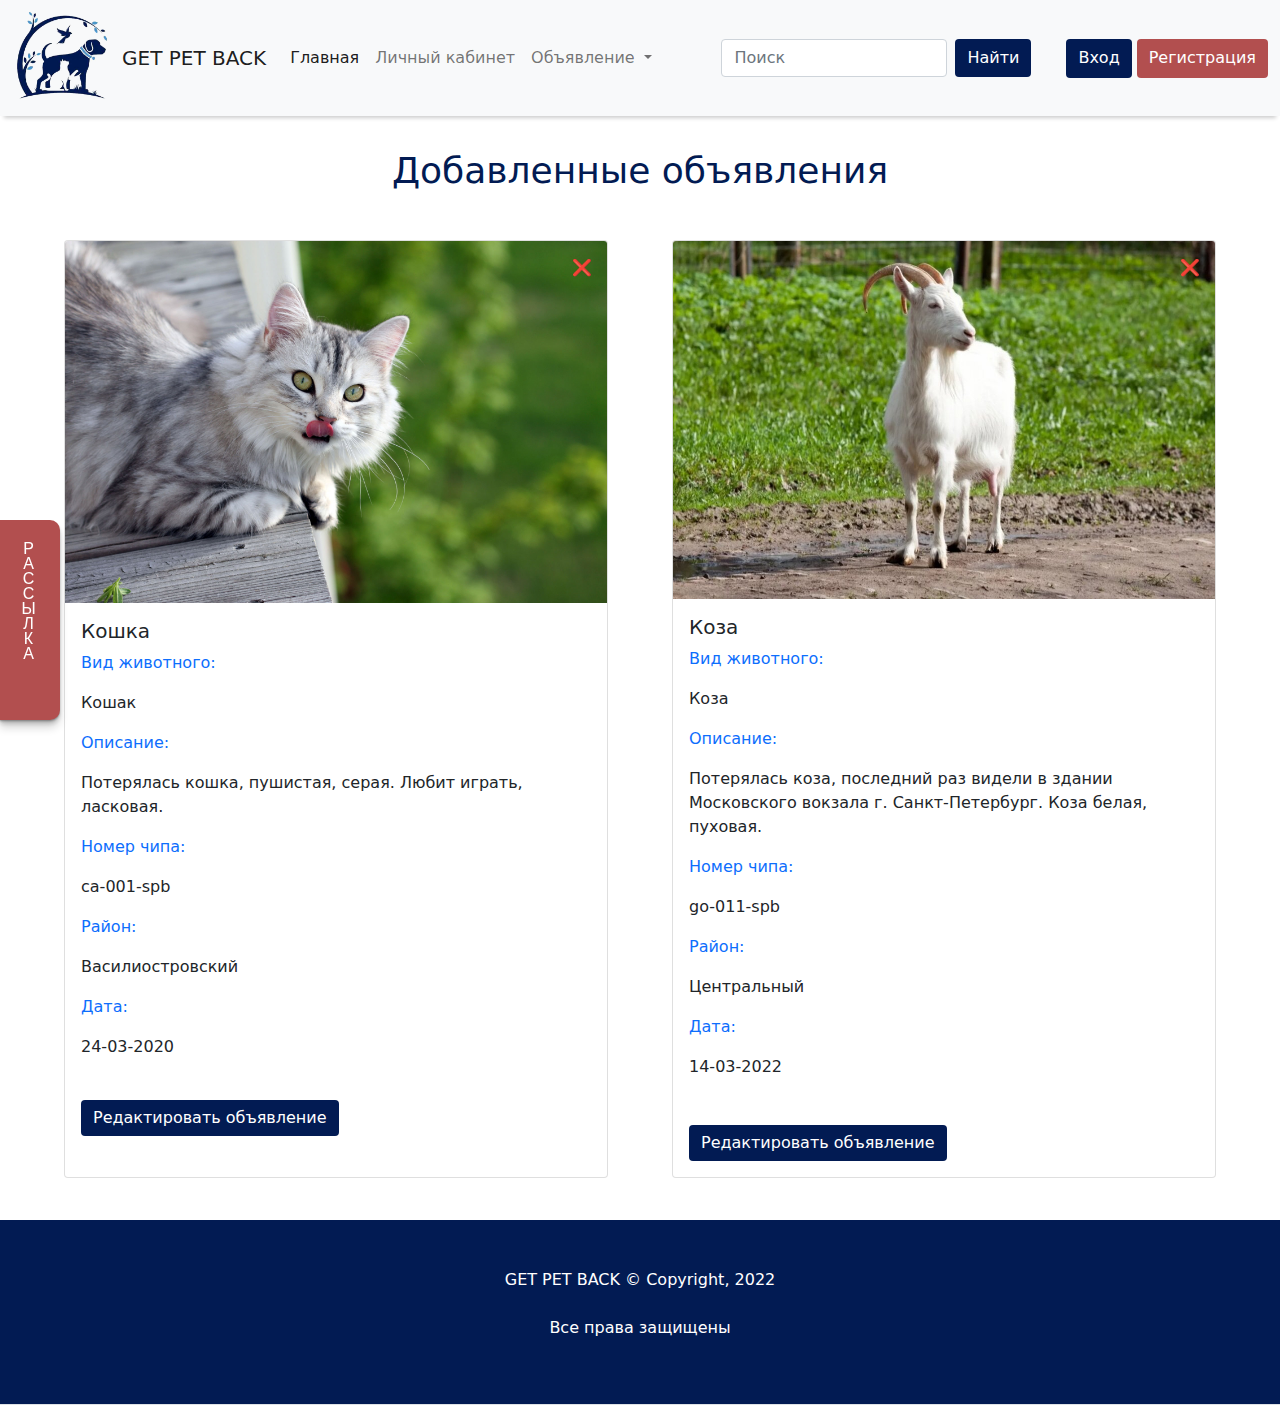
<file: profile.html>
<!DOCTYPE html>
<html lang="en">

<head>
    <meta charset="UTF-8">
    <meta name="viewport" content="width=device-width, initial-scale=1.0">
    <link rel="stylesheet" href="style.css">
    <link href="css/bootstrap.min.css" rel="stylesheet">
    <script type="text/javascript" src="http://ajax.googleapis.com/ajax/libs/jquery/1.7.0/jquery.min.js"></script>
    <title>MyCity</title>


    <script type='text/javascript'>
        $(document).ready(function() {
            $("A#trigger").toggle(function() {
                    // Отображаем скрытый блок
                    $("DIV#box").fadeIn(); // fadeIn - плавное появление
                    return false; // не производить переход по ссылке
                },
                function() {
                    // Скрываем блок
                    $("DIV#box").fadeOut(); // fadeOut - плавное исчезновение
                    return false; // не производить переход по ссылке
                }); // end of toggle()
        }); // end of ready()
    </script>

</head>

<body>

<!-- навигация -->
<nav class="navbar navbar-expand-lg navbar-light bg-light boxShadow">
    <div class="container-fluid">
        <img class="img" src="logo.png"/>
        <a class="navbar-brand" href="#">GET PET BACK</a>
        <button class="navbar-toggler" type="button" data-bs-toggle="collapse" data-bs-target="#navbarSupportedContent" aria-controls="navbarSupportedContent" aria-expanded="false" aria-label="Toggle navigation">
            <span class="navbar-toggler-icon"></span>
        </button>
        <div class="collapse navbar-collapse" id="navbarSupportedContent">
            <ul class="navbar-nav me-auto mb-2 mb-lg-0">
                <li class="nav-item">
                    <a class="nav-link active" aria-current="page" href="index.html">Главная</a>
                </li>
                <li class="nav-item">
                    <a class="nav-link" href="profile.html">Личный кабинет</a>
                </li>
                <li class="nav-item dropdown">
                    <a class="nav-link dropdown-toggle" href="#" id="navbarDropdown" role="button" data-bs-toggle="dropdown" aria-expanded="false">
                        Объявление
                    </a>
                    <ul class="dropdown-menu" aria-labelledby="navbarDropdown">
                        <li><a class="dropdown-item" href="new.html">Добавить объявление</a></li>
                        <li><a class="dropdown-item" href="search.html">Поиск по объявлениям</a></li>
                    </ul>
                </li>

            </ul>
            <form class="d-flex pos">
                <input class="form-control me-2" type="search" placeholder="Поиск" aria-label="Search">
                <button class="butt btn btn-primary" type="submit" style=" color: white; background:#021b53; border:none;">Найти</button>
            </form>

            <!-- авторизация -->

            <!-- Button trigger modal -->
            <button type="button" style="background:#021b53; border: none; height: 39px" class="butt btn btn-primary" data-bs-toggle="modal" data-bs-target="#exampleModal">
                Вход
            </button>


            <!-- Modal -->
            <div class="modal fade" id="exampleModal" tabindex="-1" aria-labelledby="exampleModalLabel" aria-hidden="true">
                <div class="modal-dialog">
                    <div class="modal-content">
                        <div class="modal-header">
                            <h5 class="modal-title" id="exampleModalLabel">Вход</h5>
                            <button type="button" class="btn-close" data-bs-dismiss="modal" aria-label="Close"></button>
                        </div>
                        <div class="modal-body">
                            <form>
                                <div class="mb-3">
                                    <label for="exampleInputEmail1" class="form-label">Email</label>
                                    <input type="email" class="form-control" id="exampleInputEmail1" aria-describedby="emailHelp">
                                    <div id="emailHelp" class="form-text"></div>
                                </div>
                                <div class="mb-3">
                                    <label for="exampleInputPassword1" class="form-label">Пароль</label>
                                    <input type="password" class="form-control" id="exampleInputPassword1">
                                </div>
                                <div class="mb-3 form-check">
                                    <input type="checkbox" class="form-check-input" id="exampleCheck1">
                                    <label class="form-check-label" for="exampleCheck1"/>Запомнить меня</label>
                                </div>
                            </form>

                        </div>
                        <div class="modal-footer">
                            <button type="button" style="border: none" class="btn btn-secondary" data-bs-dismiss="modal">Назад</button>
                            <button type="submit" style="background:#021b53; border: none" class="btn btn-primary">Войти</button>
                        </div>


                        <div class="modal fade" id="exampleModal" tabindex="-1" aria-labelledby="exampleModalLabel" aria-hidden="true">
                            <div class="modal-dialog">
                                <div class="modal-content">
                                    <div class="modal-header">
                                        <h5 class="modal-title" id="exampleModalLabel">Вход</h5>
                                        <button type="button" class="btn-close" data-bs-dismiss="modal" aria-label="Close"></button>
                                    </div>
                                    <div class="modal-body">
                                        <form>
                                            <div class="mb-3">
                                                <label for="exampleInputEmail1" class="form-label">Email</label>
                                                <input type="email" class="form-control" id="exampleInputEmail1" aria-describedby="emailHelp">
                                                <div id="emailHelp" class="form-text"></div>
                                            </div>
                                            <div class="mb-3">
                                                <label for="exampleInputPassword1" class="form-label">Пароль</label>
                                                <input type="password" class="form-control" id="exampleInputPassword1">
                                            </div>
                                            <div class="mb-3 form-check">
                                                <input type="checkbox" class="form-check-input" id="exampleCheck1">
                                                <label class="form-check-label" for="exampleCheck1"/>Запомнить меня</label>
                                            </div>

                                        </form>
                                    </div>
                                </div>
                            </div>
                        </div>
                    </div>
                </div>
            </div>

            <!-- Регистрация -->
            <button type="button " style="background:#b24f4f; border: none; height: 39px" class="btn btn-primary pos1" data-bs-toggle="modal" data-bs-target="#staticBackdrop">
                Регистрация
            </button>

            <!-- Modal -->
            <div class="modal fade" id="staticBackdrop" data-bs-backdrop="static" data-bs-keyboard="false" tabindex="-1" aria-labelledby="staticBackdropLabel" aria-hidden="true">
                <div class="modal-dialog">
                    <div class="modal-content">
                        <div class="modal-header">
                            <h5 class="modal-title" id="staticBackdropLabel">Регистрация</h5>
                            <button type="button" class="btn-close" data-bs-dismiss="modal" aria-label="Close"></button>
                        </div>
                        <div class="modal-body">

                            <form class="row g-3">
                                <div class="col-md-6">
                                    <label for="inputEmail4" class="form-label">Имя</label>
                                    <input type="email" class="form-control" id="inputEmail4">
                                </div>
                                <div class="col-md-6">
                                    <label for="inputPassword4" class="form-label">Фамилия</label>
                                    <input type="password" class="form-control" id="inputPassword4">
                                </div>
                                <div class="col-12">
                                    <label for="inputAddress" class="form-label">Email</label>
                                    <input type="text" class="form-control" id="inputAddress">
                                </div>
                                <div class="col-12">
                                    <label for="inputAddress2" class="form-label">Пароль</label>
                                    <input type="text" class="form-control" id="inputAddress2">
                                </div>
                                <div class="col-md-6">
                                    <label for="inputCity" class="form-label">Страна</label>
                                    <input type="text" class="form-control" id="inputCity" placeholder="Россия">
                                </div>

                                <div class="form-check">
                                    <input class="form-check-input" type="checkbox" id="gridCheck">
                                    <label class="form-check-label" for="gridCheck">
                                        Проверить меня
                                    </label>
                                </div>

                            </form>

                        </div>
                        <div class="modal-footer">
                            <button type="button" style="border: none" class="btn btn-secondary" data-bs-dismiss="modal">Назад</button>
                            <button type="button" style="background:#021b53; border: none" class="btn btn-primary">Зарегестрироваться</button>
                        </div>
                    </div>
                </div>
            </div>
            <!-- Регистрация -->
</nav>
<!--Конец навигации-->


<main>

    <div>
        <a data-bs-toggle="modal" data-bs-target="#Modal" class="podpiska add_palitra" ><p class="text">РАССЫЛКА</p>
        </a>
    </div>

    <!-- Модальное окно -->
    <div class="modal fade" id="Modal" tabindex="-1" aria-labelledby="exampleModalLabel" aria-hidden="true">
        <div class="modal-dialog">
            <div class="modal-content">
                <div class="modal-header">
                    <h5 class="modal-title" id="exampleModalLabel">Подписка на новости</h5>
                    <button type="button" class="btn-close" data-bs-dismiss="modal" aria-label="Закрыть"></button>
                </div>
                <div class="modal-body">
                    <h2 class="text-center color m-2">Подписка на новости</h2>
                    <form class="w-50 m-auto p-3" style="min-width: 300px;">
                        <div class="mb-3">
                            <label for="exampleInputEmail1" class="form-label">Введите адрес электронной почты</label>
                            <input type="email" class="form-control" id="exampleInputEmail1" aria-describedby="emailHelp">
                            <div id="emailHelp" class="form-text">Мы никогда не делимся Вашими e-mail ни с кем.</div>
                        </div>

                        <button type="submit" class="btn btn-primary" style="background: #b24f4f; border: none">Подписаться</button>
                    </form>
                </div>
                <div class="modal-footer">
                    <button type="button" class="btn btn-secondary" data-bs-dismiss="modal" style="background: #8b8c8f; border: none">Закрыть</button>
                    <button type="button" class="btn btn-primary" style="background: #021b53; border: none" >Сохранить изменения</button>
                </div>
            </div>
        </div>
    </div>


    <a id='trigger' style="background: #b24f4f; border: none; height: 10% ;width: 100%;margin-top: 10px; padding-top: 10px" class="btn btn-primary"><p style="font-size: 26px;">Редактировать профиль</p></a>
    <div id='box' style='display: none;padding:10px;background-color:#f1f1f1;'>
    <!--Redactor-->
    <h2 class="navbar-brand text-center color " style="color: #021b53; font-size: 36px;">Личный кабинет</h2>
    <div class="p-3 ">
        <div class="d-flex flex-row flex-wrap border m-auto p-3 w-50 bg-white" style="min-width: 300px;">

            <p class="w-50 text-primary" style="min-width: 250px;">id:</p>
            <p class="w-50" style="min-width: 250px;">14</p>

            <p class="w-50 text-primary" style="min-width: 250px;">Телефон:</p>
            <p class="w-50" style="min-width: 250px;">+7-911-456-78-78</p>

            <p class="w-50 text-primary" style="min-width: 300px;">email:</p>
            <p class="w-50" style="min-width: 300px;">leonid@yandex.ru</p>

            <p class="w-50 text-primary" style="min-width: 300px;">Имя:</p>
            <p class="w-50" style="min-width: 300px;">Леонид</p>

            <p class="w-50 text-primary" style="min-width: 300px;">Дата регистрации:</p>
            <p class="w-50" style="min-width: 300px;">26-06-2015</p>

            <p class="w-50 text-primary" style="min-width: 300px;">Количество найденных животных:</p>
            <p class="w-50" style="min-width: 300px;">2</p>

            <p class="w-50 text-primary" style="min-width: 300px;">Количество объявлений:</p>
            <p class="w-50" style="min-width: 300px;">4</p>
        </div>
    </div>


    <h2 class="text-center color " style="color: #021b53; font-size: 36px; margin-bottom: 2px">Изменить адрес электронной почты</h2>
    <form class="w-50 m-auto p-3" style="min-width: 300px;">
        <div class="mb-3">
            <label for="exampleInputEmail1" class="form-label">Введите адрес электронной почты</label>
            <input type="email" class="form-control" id="exampleInputEmail1" aria-describedby="emailHelp">
            <div  class="form-text">Мы никогда не делимся Вашими e-mail ни с кем.</div>
        </div>

        <button type="submit" class="btn btn-primary" style="background:#021b53; border: none">Отправить</button>
    </form>
    <h2 class=" text-center color " style="color: #021b53; font-size: 36px;">Изменить номер телефона</h2>
    <form class="w-50 m-auto p-3" style="min-width: 300px;">
        <div class="mb-3">
            <label for="phone" class="form-label">Введите номер телефона</label>
            <input type="tel" class="form-control" id="phone" aria-describedby="emailHelp">
            <div class="form-text">Используйте цифры, +, -.</div>
        </div>

        <button type="submit" class="btn btn-primary" style="background:#021b53; border: none">Отправить</button>
    </form>
    </div>
    <!--Redactor-->

    <!--Карточки-->
    <h2 class="text-center color p-2 " style="color: #021b53; font-size: 36px; margin-top: 25px ">Добавленные объявления</h2>
    <div class="d-flex justify-content-center flex-wrap flex-row position-relative">
        <div class="d-flex justify-content-center m-3 p-3" style="min-width: 300px; width: 45%;">
            <div class="card" style="width: 70rem;">
                <img src="image/pets/кошка.jpg" class="card-img-top" alt="...">
                <div class="card-body">
                    <h5 class="card-title">Кошка</h5>
                    <div class="card-text">

                        <p class=" text-primary" style="min-width: 250px;">Вид животного:</p>
                        <p class="" style="min-width: 250px;"> Кошак</p>

                        <p class=" text-primary" style="min-width: 300px;">Описание:</p>
                        <p class="" style="">Потерялась кошка, пушистая, серая. Любит играть, ласковая.</p>

                        <p class="text-primary" style="min-width: 300px;">Номер чипа:</p>
                        <p class="" style="min-width: 300px;">ca-001-spb</p>

                        <p class="text-primary" style="min-width: 300px;">Район:</p>
                        <p class="" style="">Василиостровский</p>

                        <p class="text-primary" style="min-width: 300px;">Дата:</p>
                        <p class="" style="">24-03-2020</p>
                        <div class="position-absolute text-danger" style="top:15px; right: 15px; cursor: pointer;">&#10060;</div>
                    </div>
                    <a href="#" style="background:#021b53; border: none; margin-top: 5%" class="btn btn-primary">Редактировать объявление</a>
                </div>
            </div>
        </div>



        <div class="d-flex justify-content-center m-3 p-3" style="min-width: 300px; width: 45%;">

            <div class="card" style="width: 70rem;">
                <img src="image/pets/коза.jpeg" class="card-img-top" alt="...">
                <div class="card-body">
                    <h5 class="card-title">Коза</h5>
                    <div class="card-text">

                        <p class="text-primary " style="min-width: 250px;">Вид животного:</p>
                        <p class="" style="min-width: 250px;"> Коза</p>

                        <p class="text-primary" style="min-width: 300px;">Описание:</p>
                        <p class="" >Потерялась коза, последний раз видели в здании Московского вокзала
                            г. Санкт-Петербург. Коза белая, пуховая.</p>

                        <p class="w-50 text-primary" style="min-width: 300px;">Номер чипа:</p>
                        <p class="w-50" style="min-width: 300px;">go-011-spb</p>

                        <p class="w-50 text-primary" style="min-width: 300px;">Район:</p>
                        <p class="w-50" style="min-width: 300px;">Центральный</p>

                        <p class="w-50 text-primary" style="min-width: 300px;">Дата:</p>
                        <p class="w-50" style="min-width: 300px;">14-03-2022</p>

                        <div class="position-absolute text-danger" style="top:15px; right: 15px; cursor: pointer;">&#10060;</div>
                    </div>
                    <a href="#" style="background:#021b53; border: none; margin-top: 6%" class="btn btn-primary">Редактировать объявление</a>
                </div>
            </div>
        </div>
<!--Карточки-->
</main>

<footer class="border-bottom" style="margin-top:10px;  background: #021b53">
    <p class="text-white p-5" style="text-align: center;">GET PET BACK © Copyright, 2022<br><br>Все права защищены</p>
</footer>



<script src="js/bootstrap.bundle.min.js"></script>
</body>

</html>
</file>
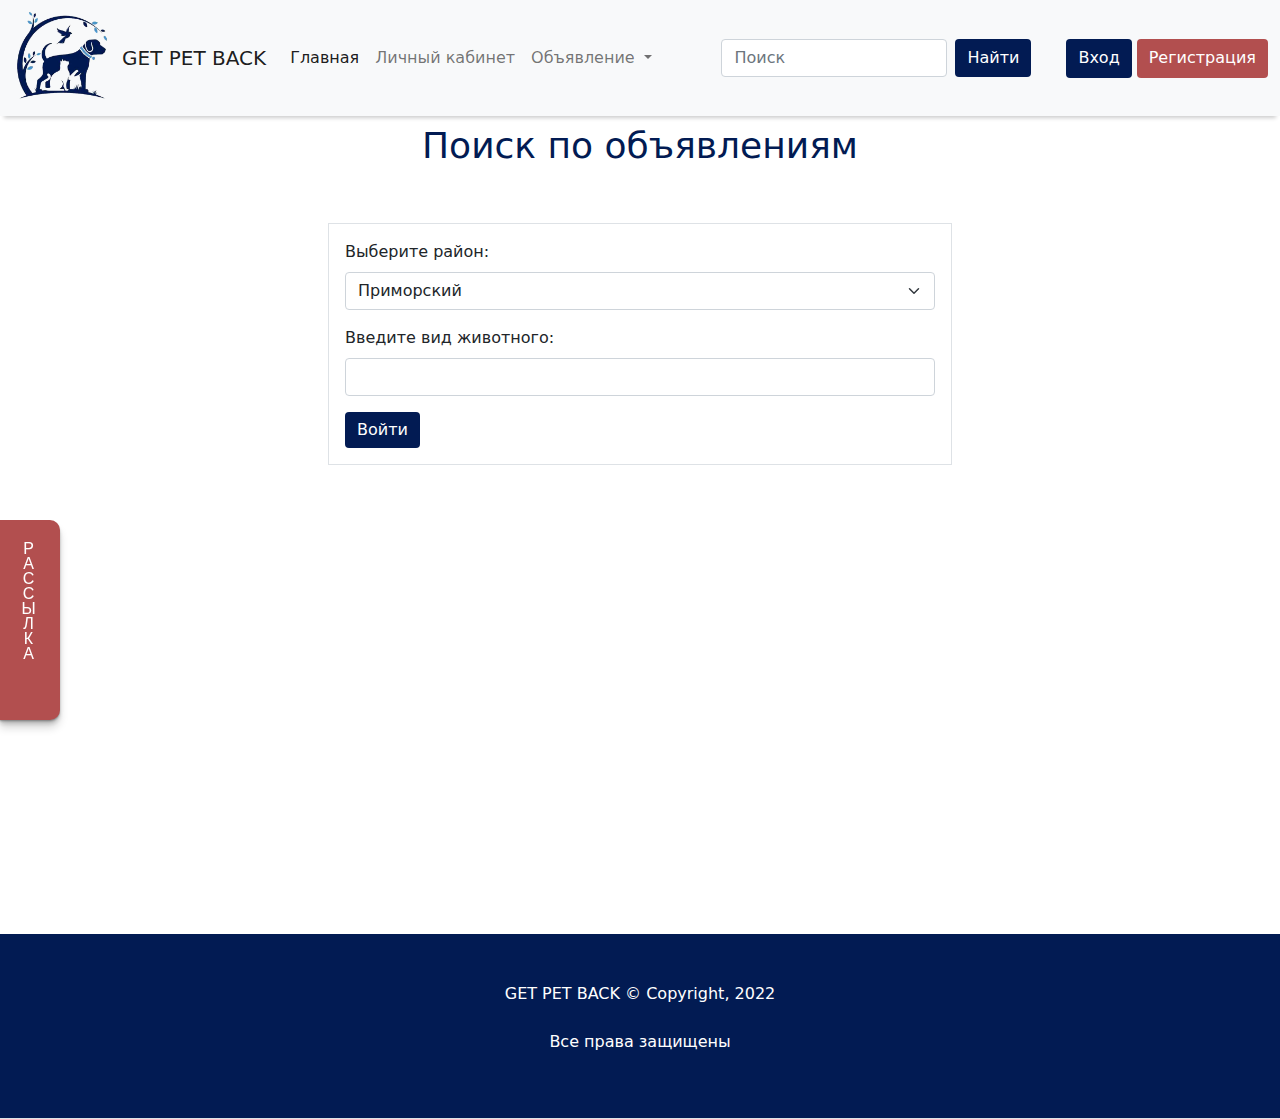
<file: search.html>
<!DOCTYPE html>
<html lang="en">

<head>
    <meta charset="UTF-8">
    <meta name="viewport" content="width=device-width, initial-scale=1.0">
    <link rel="stylesheet" href="style.css">
    <link href="css/bootstrap.min.css" rel="stylesheet">
    <script type="text/javascript" src="http://ajax.googleapis.com/ajax/libs/jquery/1.7.0/jquery.min.js"></script>
    <title>MyCity</title>


    <script type='text/javascript'>
        $(document).ready(function() {
            $("A#trigger").toggle(function() {
                    // Отображаем скрытый блок
                    $("DIV#box").fadeIn(); // fadeIn - плавное появление
                    return false; // не производить переход по ссылке
                },
                function() {
                    // Скрываем блок
                    $("DIV#box").fadeOut(); // fadeOut - плавное исчезновение
                    return false; // не производить переход по ссылке
                }); // end of toggle()
        }); // end of ready()
    </script>

</head>

<body >

<!-- навигация -->
<nav class="navbar navbar-expand-lg navbar-light bg-light boxShadow">
    <div class="container-fluid">
        <img class="img" src="logo.png"/>
        <a class="navbar-brand" href="#">GET PET BACK</a>
        <button class="navbar-toggler" type="button" data-bs-toggle="collapse" data-bs-target="#navbarSupportedContent" aria-controls="navbarSupportedContent" aria-expanded="false" aria-label="Toggle navigation">
            <span class="navbar-toggler-icon"></span>
        </button>
        <div class="collapse navbar-collapse" id="navbarSupportedContent">
            <ul class="navbar-nav me-auto mb-2 mb-lg-0">
                <li class="nav-item">
                    <a class="nav-link active" aria-current="page" href="index.html">Главная</a>
                </li>
                <li class="nav-item">
                    <a class="nav-link" href="profile.html">Личный кабинет</a>
                </li>
                <li class="nav-item dropdown">
                    <a class="nav-link dropdown-toggle" href="#" id="navbarDropdown" role="button" data-bs-toggle="dropdown" aria-expanded="false">
                        Объявление
                    </a>
                    <ul class="dropdown-menu" aria-labelledby="navbarDropdown">
                        <li><a class="dropdown-item" href="new.html">Добавить объявление</a></li>
                        <li><a class="dropdown-item" href="search.html">Поиск по объявлениям</a></li>
                    </ul>
                </li>

            </ul>
            <form class="d-flex pos">
                <input class="form-control me-2" type="search" placeholder="Поиск" aria-label="Search">
                <button class="butt btn btn-primary" type="submit" style=" color: white; background:#021b53; border:none;">Найти</button>
            </form>

            <!-- авторизация -->

            <!-- Button trigger modal -->
            <button type="button" style="background:#021b53; border: none; height: 39px" class="butt btn btn-primary" data-bs-toggle="modal" data-bs-target="#exampleModal">
                Вход
            </button>


            <!-- Modal -->
            <div class="modal fade" id="exampleModal" tabindex="-1" aria-labelledby="exampleModalLabel" aria-hidden="true">
                <div class="modal-dialog">
                    <div class="modal-content">
                        <div class="modal-header">
                            <h5 class="modal-title" id="exampleModalLabel">Вход</h5>
                            <button type="button" class="btn-close" data-bs-dismiss="modal" aria-label="Close"></button>
                        </div>
                        <div class="modal-body">
                            <form>
                                <div class="mb-3">
                                    <label for="exampleInputEmail1" class="form-label">Email</label>
                                    <input type="email" class="form-control" id="exampleInputEmail1" aria-describedby="emailHelp">
                                    <div id="emailHelp" class="form-text"></div>
                                </div>
                                <div class="mb-3">
                                    <label for="exampleInputPassword1" class="form-label">Пароль</label>
                                    <input type="password" class="form-control" id="exampleInputPassword1">
                                </div>
                                <div class="mb-3 form-check">
                                    <input type="checkbox" class="form-check-input" id="exampleCheck1">
                                    <label class="form-check-label" for="exampleCheck1"/>Запомнить меня</label>
                                </div>
                            </form>

                        </div>
                        <div class="modal-footer">
                            <button type="button" style="border: none" class="btn btn-secondary" data-bs-dismiss="modal">Назад</button>
                            <button type="submit" style="background:#021b53; border: none" class="btn btn-primary">Войти</button>
                        </div>


                        <div class="modal fade" id="exampleModal" tabindex="-1" aria-labelledby="exampleModalLabel" aria-hidden="true">
                            <div class="modal-dialog">
                                <div class="modal-content">
                                    <div class="modal-header">
                                        <h5 class="modal-title" id="exampleModalLabel">Вход</h5>
                                        <button type="button" class="btn-close" data-bs-dismiss="modal" aria-label="Close"></button>
                                    </div>
                                    <div class="modal-body">
                                        <form>
                                            <div class="mb-3">
                                                <label for="exampleInputEmail1" class="form-label">Email</label>
                                                <input type="email" class="form-control" id="exampleInputEmail1" aria-describedby="emailHelp">
                                                <div id="emailHelp" class="form-text"></div>
                                            </div>
                                            <div class="mb-3">
                                                <label for="exampleInputPassword1" class="form-label">Пароль</label>
                                                <input type="password" class="form-control" id="exampleInputPassword1">
                                            </div>
                                            <div class="mb-3 form-check">
                                                <input type="checkbox" class="form-check-input" id="exampleCheck1">
                                                <label class="form-check-label" for="exampleCheck1"/>Запомнить меня</label>
                                            </div>

                                        </form>
                                    </div>
                                </div>
                            </div>
                        </div>
                    </div>
                </div>
            </div>

            <!-- Регистрация -->
            <button type="button " style="background:#b24f4f; border: none; height: 39px" class="btn btn-primary pos1" data-bs-toggle="modal" data-bs-target="#staticBackdrop">
                Регистрация
            </button>

            <!-- Modal -->
            <div class="modal fade" id="staticBackdrop" data-bs-backdrop="static" data-bs-keyboard="false" tabindex="-1" aria-labelledby="staticBackdropLabel" aria-hidden="true">
                <div class="modal-dialog">
                    <div class="modal-content">
                        <div class="modal-header">
                            <h5 class="modal-title" id="staticBackdropLabel">Регистрация</h5>
                            <button type="button" class="btn-close" data-bs-dismiss="modal" aria-label="Close"></button>
                        </div>
                        <div class="modal-body">

                            <form class="row g-3">
                                <div class="col-md-6">
                                    <label for="inputEmail4" class="form-label">Имя</label>
                                    <input type="email" class="form-control" id="inputEmail4">
                                </div>
                                <div class="col-md-6">
                                    <label for="inputPassword4" class="form-label">Фамилия</label>
                                    <input type="password" class="form-control" id="inputPassword4">
                                </div>
                                <div class="col-12">
                                    <label for="inputAddress" class="form-label">Email</label>
                                    <input type="text" class="form-control" id="inputAddress">
                                </div>
                                <div class="col-12">
                                    <label for="inputAddress2" class="form-label">Пароль</label>
                                    <input type="text" class="form-control" id="inputAddress2">
                                </div>
                                <div class="col-md-6">
                                    <label for="inputCity" class="form-label">Страна</label>
                                    <input type="text" class="form-control" id="inputCity" placeholder="Россия">
                                </div>

                                <div class="form-check">
                                    <input class="form-check-input" type="checkbox" id="gridCheck">
                                    <label class="form-check-label" for="gridCheck">
                                        Проверить меня
                                    </label>
                                </div>

                            </form>

                        </div>
                        <div class="modal-footer">
                            <button type="button" style="border: none" class="btn btn-secondary" data-bs-dismiss="modal">Назад</button>
                            <button type="button" style="background:#021b53; border: none" class="btn btn-primary">Зарегестрироваться</button>
                        </div>
                    </div>
                </div>
            </div>
            <!-- Регистрация -->
</nav>
<!--Конец навигации-->


<main style="height: 800px">






    <h2 class="text-center m-2" style="color: #021b53; font-size: 36px; ">Поиск по объявлениям</h2>
    <div class="p-3" style="margin-top: 40px">
        <form class="w-50 m-auto border p-3" style="min-width: 300px; ">

            <div class="mb-3">
                <label for="district" class="form-label">Выберите район:</label>
                <select id="district" class="form-select">
                    <option>Приморский</option>
                    <option>Петроградский</option>
                    <option>Василиостровский</option>
                    <option>Центральный</option>
                    <option>Красногвардейский</option>
                    <option>Выборгский</option>
                    <option>Калининский</option>
                </select>
            </div>

            <div class="mb-3">
                <label for="password" class="form-label">Введите вид животного:</label>
                <input type="password" class="form-control" id="password">

            </div>

            <input type="submit" class="btn btn-primary" value="Войти" style="background:#021b53; border: none">
        </form>
    </div>






    <div>
        <a data-bs-toggle="modal" data-bs-target="#Modal" class="podpiska add_palitra" ><p class="text">РАССЫЛКА</p>
        </a>
    </div>

    <!-- Модальное окно -->
    <div class="modal fade" id="Modal" tabindex="-1" aria-labelledby="exampleModalLabel" aria-hidden="true">
        <div class="modal-dialog">
            <div class="modal-content">
                <div class="modal-header">
                    <h5 class="modal-title" id="exampleModalLabel">Подписка на новости</h5>
                    <button type="button" class="btn-close" data-bs-dismiss="modal" aria-label="Закрыть"></button>
                </div>
                <div class="modal-body">
                    <h2 class="text-center color m-2">Подписка на новости</h2>
                    <form class="w-50 m-auto p-3" style="min-width: 300px;">
                        <div class="mb-3">
                            <label for="exampleInputEmail1" class="form-label">Введите адрес электронной почты</label>
                            <input type="email" class="form-control" id="exampleInputEmail1" aria-describedby="emailHelp">
                            <div id="emailHelp" class="form-text">Мы никогда не делимся Вашими e-mail ни с кем.</div>
                        </div>

                        <button type="submit" class="btn btn-primary" style="background: #b24f4f; border: none">Подписаться</button>
                    </form>
                </div>
                <div class="modal-footer">
                    <button type="button" class="btn btn-secondary" data-bs-dismiss="modal" style="background: #8b8c8f; border: none">Закрыть</button>
                    <button type="button" class="btn btn-primary" style="background: #021b53; border: none" >Сохранить изменения</button>
                </div>
            </div>
        </div>
    </div>





</main>

<footer class="border-bottom" style="margin-top:10px;  background: #021b53">
    <p class="text-white p-5" style="text-align: center;">GET PET BACK © Copyright, 2022<br><br>Все права защищены</p>
</footer>



<script src="js/bootstrap.bundle.min.js"></script>
</body>

</html>
</file>
<file: style.css>
.pos{
    margin-right: 35px;

}
.pos1{
    margin-left: 5px;

}
.img {
    height: 100px;
    width: 100px;
    margin-right: 10px;
}
.butt{
    background: #021b53;
}


.bg{
    background: #e2e2e2;
}



.add_palitra {
    display: block;
    position: fixed;
    left: 0px;
    bottom: 20%;
    z-index: 99999;
}
.podpiska{
    height: 200px;
    width: 60px;
    background: #b24f4f;
    box-shadow: 0 1px 1px rgba(0,0,0,0.15),
    0 2px 2px rgba(0,0,0,0.15),
    0 4px 4px rgba(0,0,0,0.15),
    0 8px 8px rgba(0,0,0,0.15);
    text-align: center;
    text-decoration: none;
    border-radius: 0px 10px 10px 0px;

}

.boxShadow {

    box-shadow: 0 6px 4px -4px rgba(0, 0, 0, .2);
}

.text{
    font-family: 'Arial Black', sans-serif;
    writing-mode: vertical-lr;
    text-orientation: upright;
    margin-top: 20px;
    margin-right: 20px;
    color: white;
    letter-spacing: -2px;
    font-size:16px;

}
/*анимация*/
.podpiska:hover {
    background: #021b53;
}


main{
    height: auto;

}
</file>
